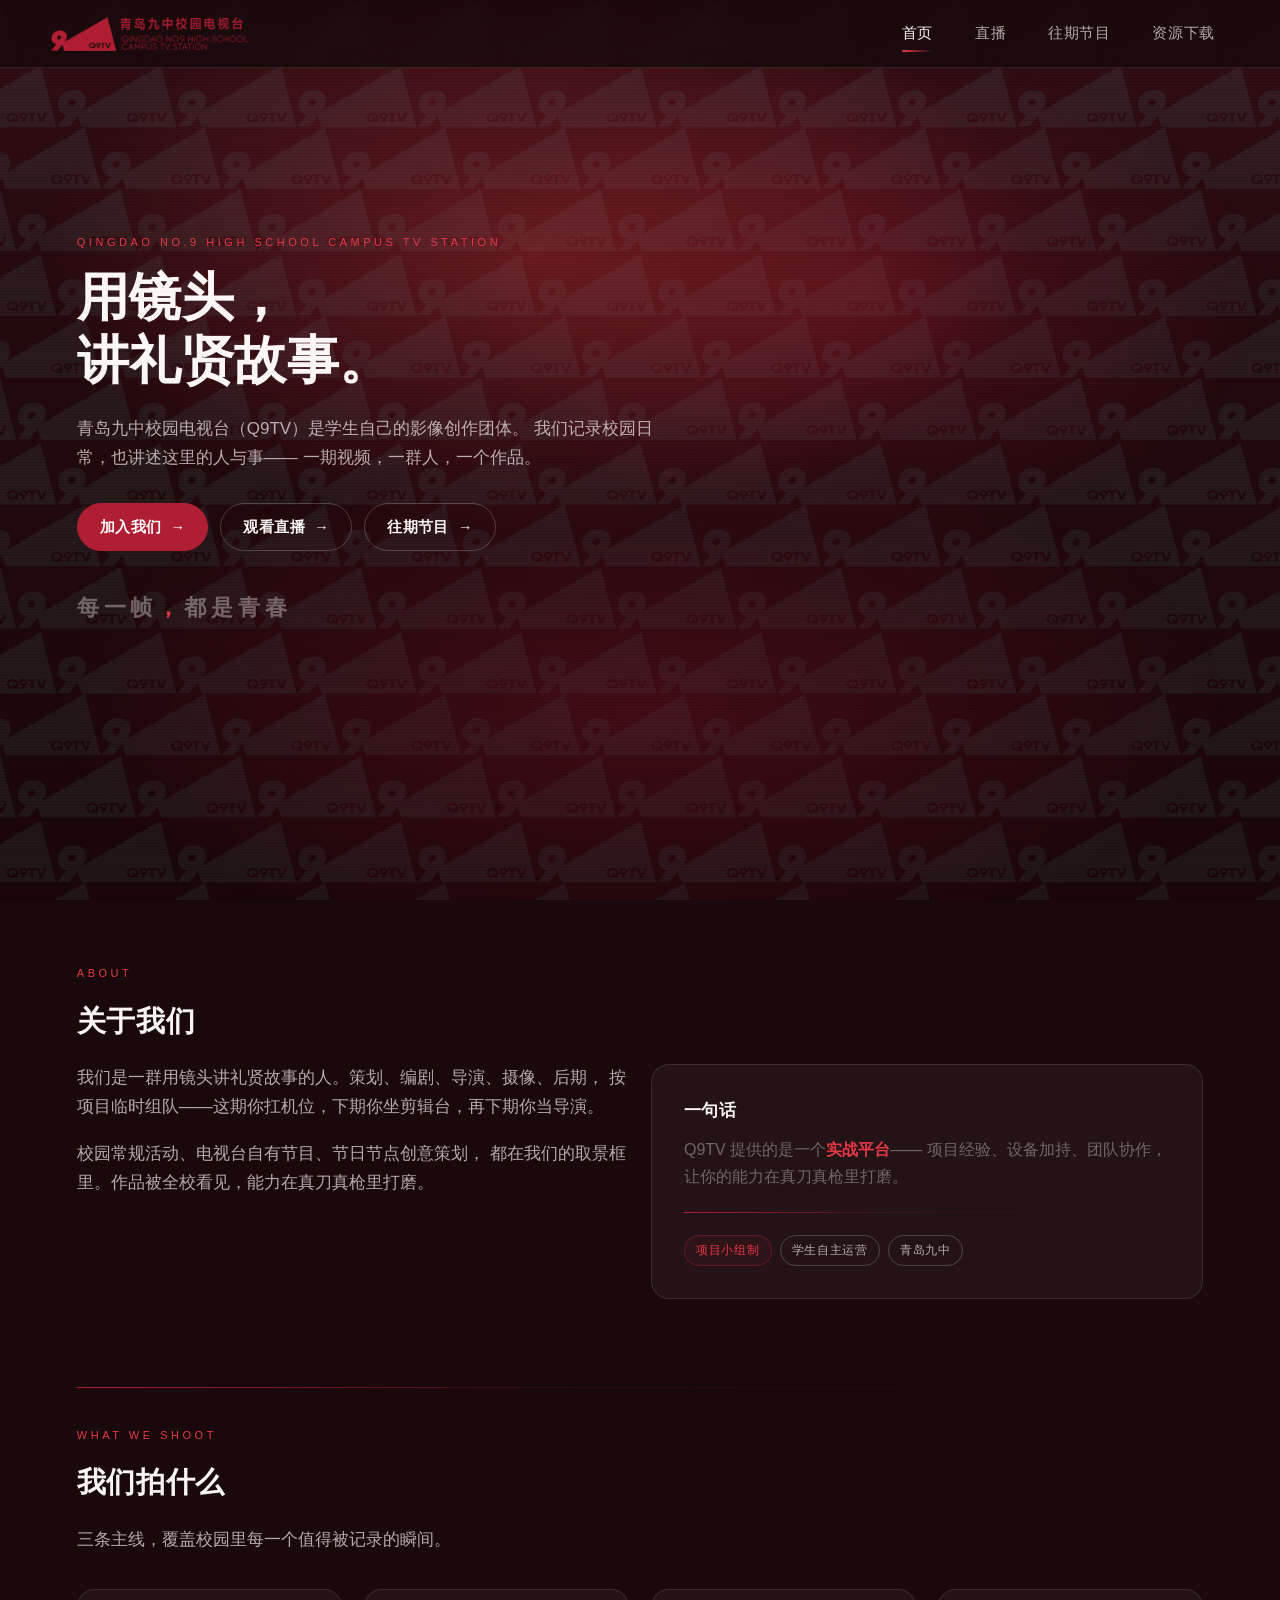
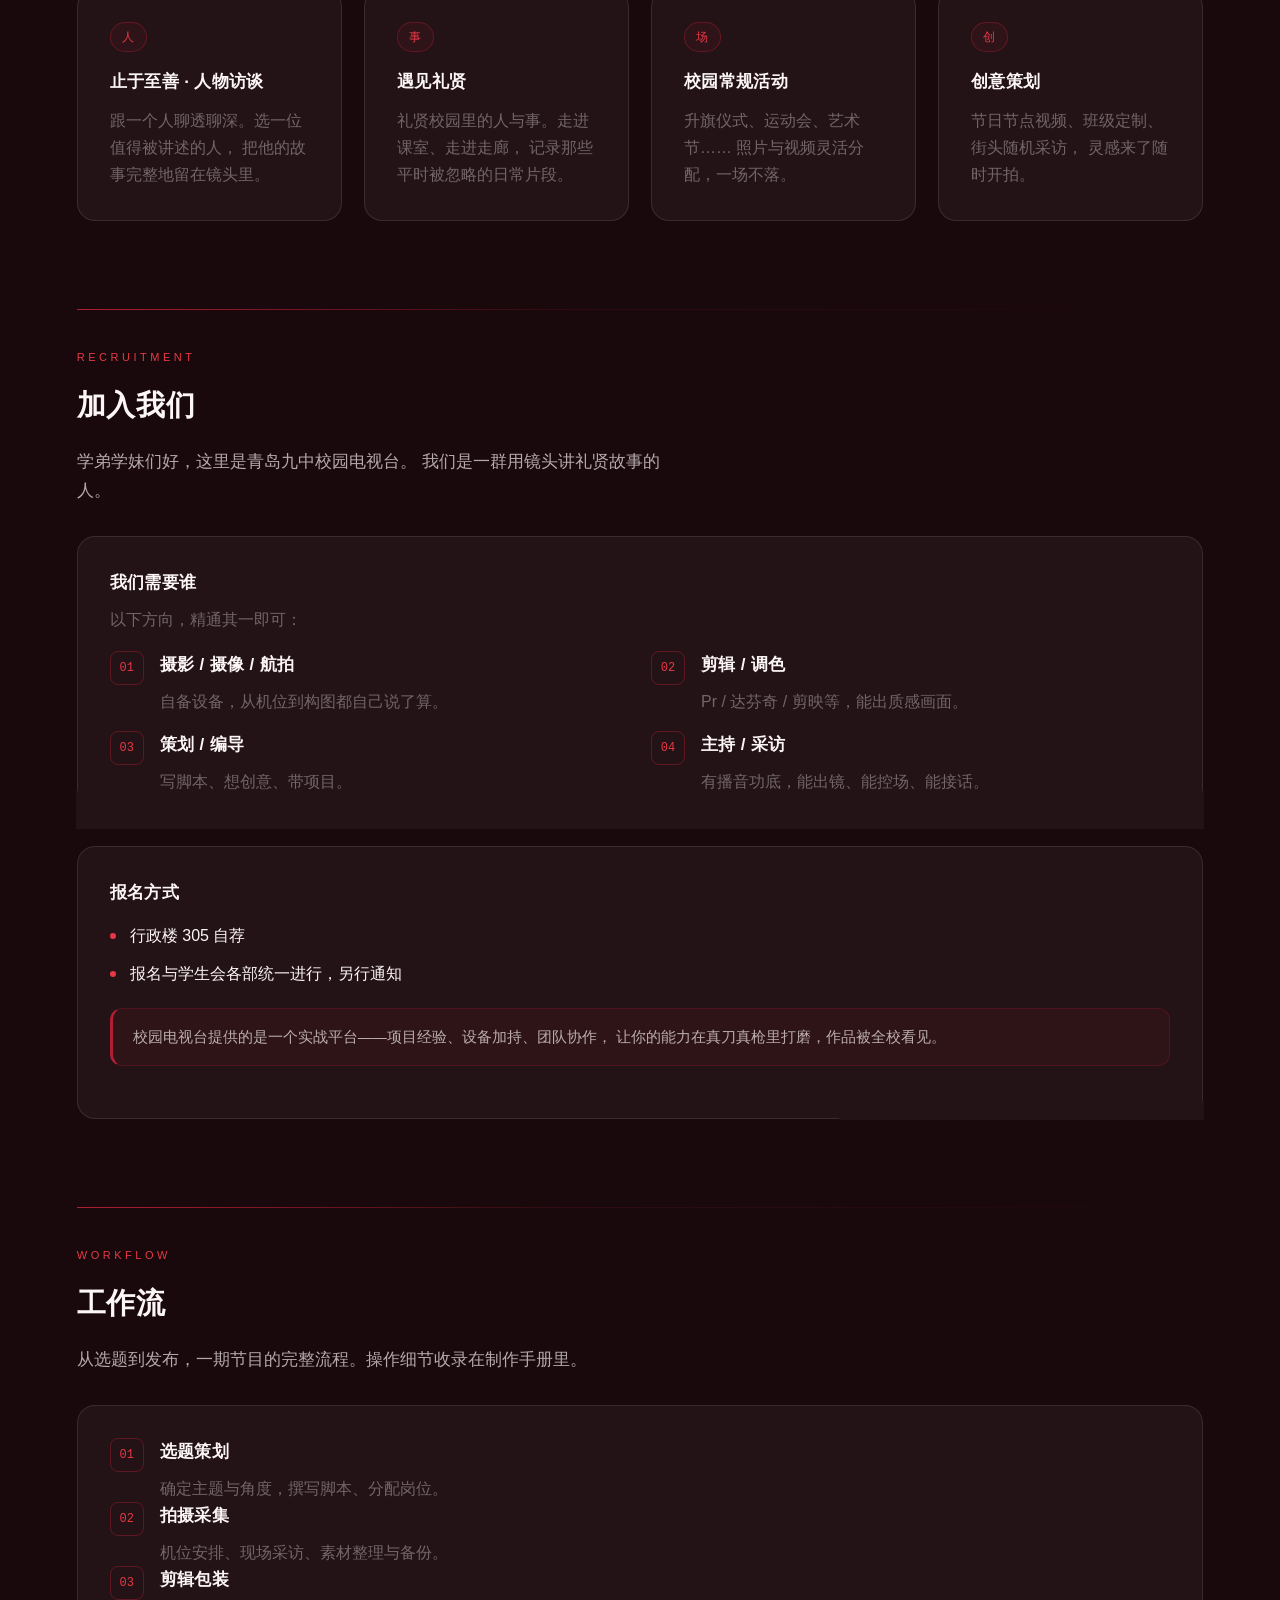
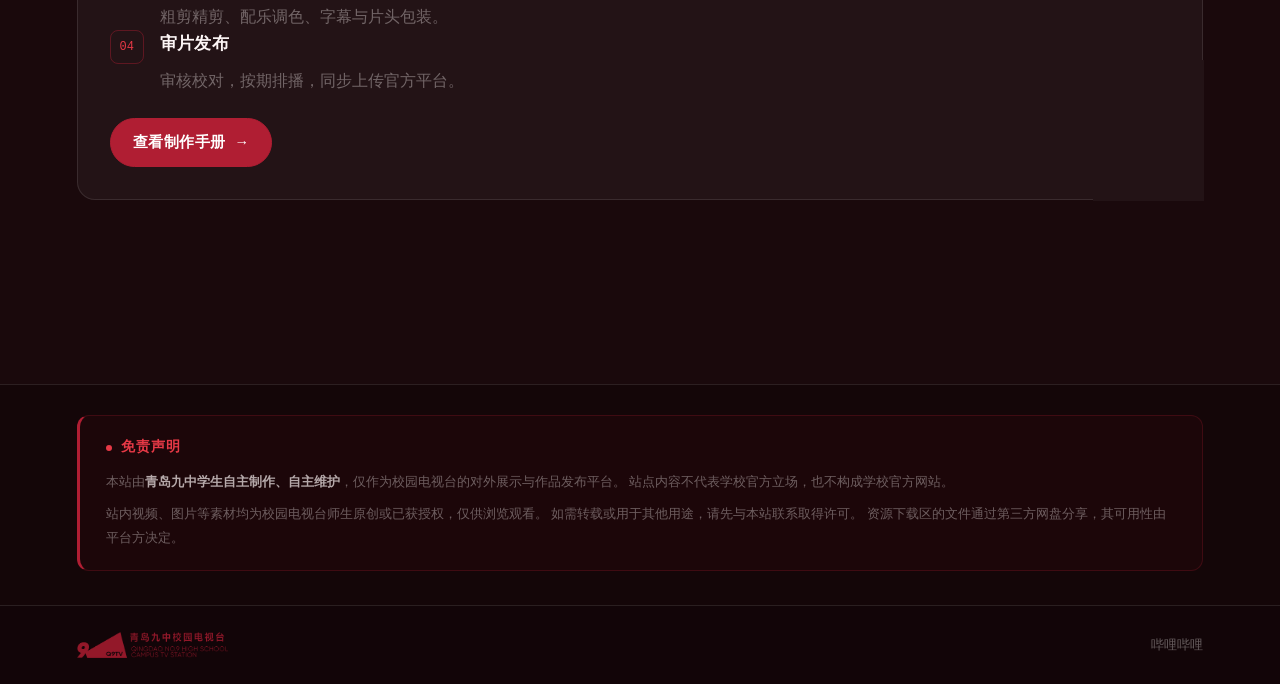
<file: index.html>
<!DOCTYPE html>
<html lang="zh-CN">
<head>
<meta charset="UTF-8">
<meta name="viewport" content="width=device-width, initial-scale=1.0">
<title>青岛九中校园电视台</title>
<meta name="description" content="青岛九中校园电视台（Q9TV）官方网站 — 每一帧，都是青春。">
<link rel="icon" type="image/png" href="image/favicon.png">
<link rel="stylesheet" href="q9tv.css">
<link rel="stylesheet" href="disclaimer.css">
</head>
<body>

<div class="bg-layer bg-base"></div>
<div class="bg-layer bg-sweep"></div>
<div class="bg-layer bg-scan"></div>

<nav>
  <a class="nav-brand" href="index.html">
    <img loading="lazy" class="nav-logo" src="image/logo-h-red.png" alt="青岛九中校园电视台">
  </a>
  <div class="nav-links">
    <a class="nav-item active" href="index.html">首页</a>
    <a class="nav-item" href="live.html">直播</a>
    <a class="nav-item" href="videos.html">往期节目</a>
    <a class="nav-item" href="downloads.html">资源下载</a>
  </div>
</nav>

<main>

  <!-- ============ HERO ============ -->
  <section class="hero">
    <div class="eyebrow">Qingdao No.9 High School Campus TV Station</div>
    <h1>用镜头，<br>讲礼贤故事。</h1>
    <p class="lead">
      青岛九中校园电视台（Q9TV）是学生自己的影像创作团体。
      我们记录校园日常，也讲述这里的人与事——
      一期视频，一群人，一个作品。
    </p>
    <div class="hero-actions">
      <a class="btn-brand" href="#join">加入我们 <span class="arrow">→</span></a>
      <a class="btn-ghost" href="live.html">观看直播 <span class="arrow">→</span></a>
      <a class="btn-ghost" href="videos.html">往期节目 <span class="arrow">→</span></a>
    </div>
    <div class="hero-slogan">每一帧<span>，</span>都是青春</div>
  </section>

  <div class="page-content">

    <!-- ============ 关于 ============ -->
    <section class="section section-fade" id="about">
      <div class="eyebrow">About</div>
      <h2>关于我们</h2>
      <div class="grid grid-2">
        <div>
          <p class="lead" style="margin-bottom:18px;">
            我们是一群用镜头讲礼贤故事的人。策划、编剧、导演、摄像、后期，
            按项目临时组队——这期你扛机位，下期你坐剪辑台，再下期你当导演。
          </p>
          <p class="lead">
            校园常规活动、电视台自有节目、节日节点创意策划，
            都在我们的取景框里。作品被全校看见，能力在真刀真枪里打磨。
          </p>
        </div>
        <div class="glass-card">
          <h3>一句话</h3>
          <p class="muted" style="margin-top:10px;">
            Q9TV 提供的是一个<span class="inline-hl">实战平台</span>——
            项目经验、设备加持、团队协作，
            让你的能力在真刀真枪里打磨。
          </p>
          <div class="page-divider" style="margin:22px 0;"></div>
          <div class="tag-row">
            <span class="tag">项目小组制</span>
            <span class="tag tag-plain">学生自主运营</span>
            <span class="tag tag-plain">青岛九中</span>
          </div>
        </div>
      </div>
    </section>

    <div class="page-divider"></div>

    <!-- ============ 我们拍什么 ============ -->
    <section class="section section-fade" id="shows">
      <div class="eyebrow">What We Shoot</div>
      <h2>我们拍什么</h2>
      <p class="lead" style="margin-bottom:34px;">
        三条主线，覆盖校园里每一个值得被记录的瞬间。
      </p>
      <div class="grid grid-auto">

        <div class="glass-card">
          <span class="tag" style="margin-bottom:16px; display:inline-block;">人</span>
          <h3>止于至善 · 人物访谈</h3>
          <p class="muted" style="margin-top:10px;">
            跟一个人聊透聊深。选一位值得被讲述的人，
            把他的故事完整地留在镜头里。
          </p>
        </div>

        <div class="glass-card">
          <span class="tag" style="margin-bottom:16px; display:inline-block;">事</span>
          <h3>遇见礼贤</h3>
          <p class="muted" style="margin-top:10px;">
            礼贤校园里的人与事。走进课室、走进走廊，
            记录那些平时被忽略的日常片段。
          </p>
        </div>

        <div class="glass-card">
          <span class="tag" style="margin-bottom:16px; display:inline-block;">场</span>
          <h3>校园常规活动</h3>
          <p class="muted" style="margin-top:10px;">
            升旗仪式、运动会、艺术节……
            照片与视频灵活分配，一场不落。
          </p>
        </div>

        <div class="glass-card">
          <span class="tag" style="margin-bottom:16px; display:inline-block;">创</span>
          <h3>创意策划</h3>
          <p class="muted" style="margin-top:10px;">
            节日节点视频、班级定制、街头随机采访，
            灵感来了随时开拍。
          </p>
        </div>

      </div>
    </section>

    <div class="page-divider"></div>

        <!-- ============ 招新 ============ -->
    <section class="section section-fade" id="join">
      <div class="eyebrow">Recruitment</div>
      <h2>加入我们</h2>
      <p class="lead" style="margin-bottom:30px;">
        学弟学妹们好，这里是青岛九中校园电视台。
        我们是一群用镜头讲礼贤故事的人。
      </p>

      <div class="glass-card" style="margin-bottom:18px;">
        <h3>我们需要谁</h3>
        <p class="muted" style="margin:8px 0 18px;">以下方向，精通其一即可：</p>
        <div class="grid grid-2" style="gap:16px 22px;">
          <div class="feature">
            <div class="feature-num">01</div>
            <div>
              <h3>摄影 / 摄像 / 航拍</h3>
              <p class="muted">自备设备，从机位到构图都自己说了算。</p>
            </div>
          </div>
          <div class="feature">
            <div class="feature-num">02</div>
            <div>
              <h3>剪辑 / 调色</h3>
              <p class="muted">Pr / 达芬奇 / 剪映等，能出质感画面。</p>
            </div>
          </div>
          <div class="feature">
            <div class="feature-num">03</div>
            <div>
              <h3>策划 / 编导</h3>
              <p class="muted">写脚本、想创意、带项目。</p>
            </div>
          </div>
          <div class="feature">
            <div class="feature-num">04</div>
            <div>
              <h3>主持 / 采访</h3>
              <p class="muted">有播音功底，能出镜、能控场、能接话。</p>
            </div>
          </div>
        </div>
      </div>

      <div class="glass-card">
        <h3>报名方式</h3>
        <ul class="dot-list" style="margin-top:14px;">
          <li>行政楼 305 自荐</li>
          <li>报名与学生会各部统一进行，另行通知</li>
        </ul>
        <div class="doc-callout" style="margin-top:20px;">
          校园电视台提供的是一个实战平台——项目经验、设备加持、团队协作，
          让你的能力在真刀真枪里打磨，作品被全校看见。
        </div>
      </div>
    </section>

    <div class="page-divider"></div>

    <!-- ============ 工作流 ============ -->
    <section class="section section-fade" id="workflow">
      <div class="eyebrow">Workflow</div>
      <h2>工作流</h2>
      <p class="lead" style="margin-bottom:30px;">
        从选题到发布，一期节目的完整流程。操作细节收录在制作手册里。
      </p>

      <div class="glass-card">
        <div class="feature-list">
          <div class="feature">
            <div class="feature-num">01</div>
            <div>
              <h3>选题策划</h3>
              <p class="muted">确定主题与角度，撰写脚本、分配岗位。</p>
            </div>
          </div>
          <div class="feature">
            <div class="feature-num">02</div>
            <div>
              <h3>拍摄采集</h3>
              <p class="muted">机位安排、现场采访、素材整理与备份。</p>
            </div>
          </div>
          <div class="feature">
            <div class="feature-num">03</div>
            <div>
              <h3>剪辑包装</h3>
              <p class="muted">粗剪精剪、配乐调色、字幕与片头包装。</p>
            </div>
          </div>
          <div class="feature">
            <div class="feature-num">04</div>
            <div>
              <h3>审片发布</h3>
              <p class="muted">审核校对，按期排播，同步上传官方平台。</p>
            </div>
          </div>
        </div>

        <a class="btn-brand" href="docs.html" style="margin-top:24px;">
          查看制作手册 <span class="arrow">→</span>
        </a>
      </div>
    </section>

  </div>
</main>

<section class="disclaimer">
  <div class="disclaimer-inner">
    <div class="disclaimer-title">免责声明</div>
    <p>
      本站由<strong>青岛九中学生自主制作、自主维护</strong>，仅作为校园电视台的对外展示与作品发布平台。
      站点内容不代表学校官方立场，也不构成学校官方网站。
    </p>
    <p>
      站内视频、图片等素材均为校园电视台师生原创或已获授权，仅供浏览观看。
      如需转载或用于其他用途，请先与本站联系取得许可。
      资源下载区的文件通过第三方网盘分享，其可用性由平台方决定。
    </p>
  </div>
</section>

<footer>
  <div class="footer-brand">
    <img loading="lazy" class="footer-logo" src="image/logo-h-red.png" alt="青岛九中校园电视台">
  </div>
  <div>
    <a href="https://space.bilibili.com/522963024" target="_blank" rel="noopener">哔哩哔哩</a>
  </div>
</footer>

<script>
/* ---------- 滚动入场 ---------- */
const io = new IntersectionObserver((entries) => {
  entries.forEach((e, i) => {
    if (e.isIntersecting) {
      e.target.style.animationDelay = (i * 0.06) + 's';
      e.target.classList.add('in');
      io.unobserve(e.target);
    }
  });
}, { threshold: 0.12 });
document.querySelectorAll('.section-fade').forEach(el => io.observe(el));
</script>

</body>
</html>
</file>
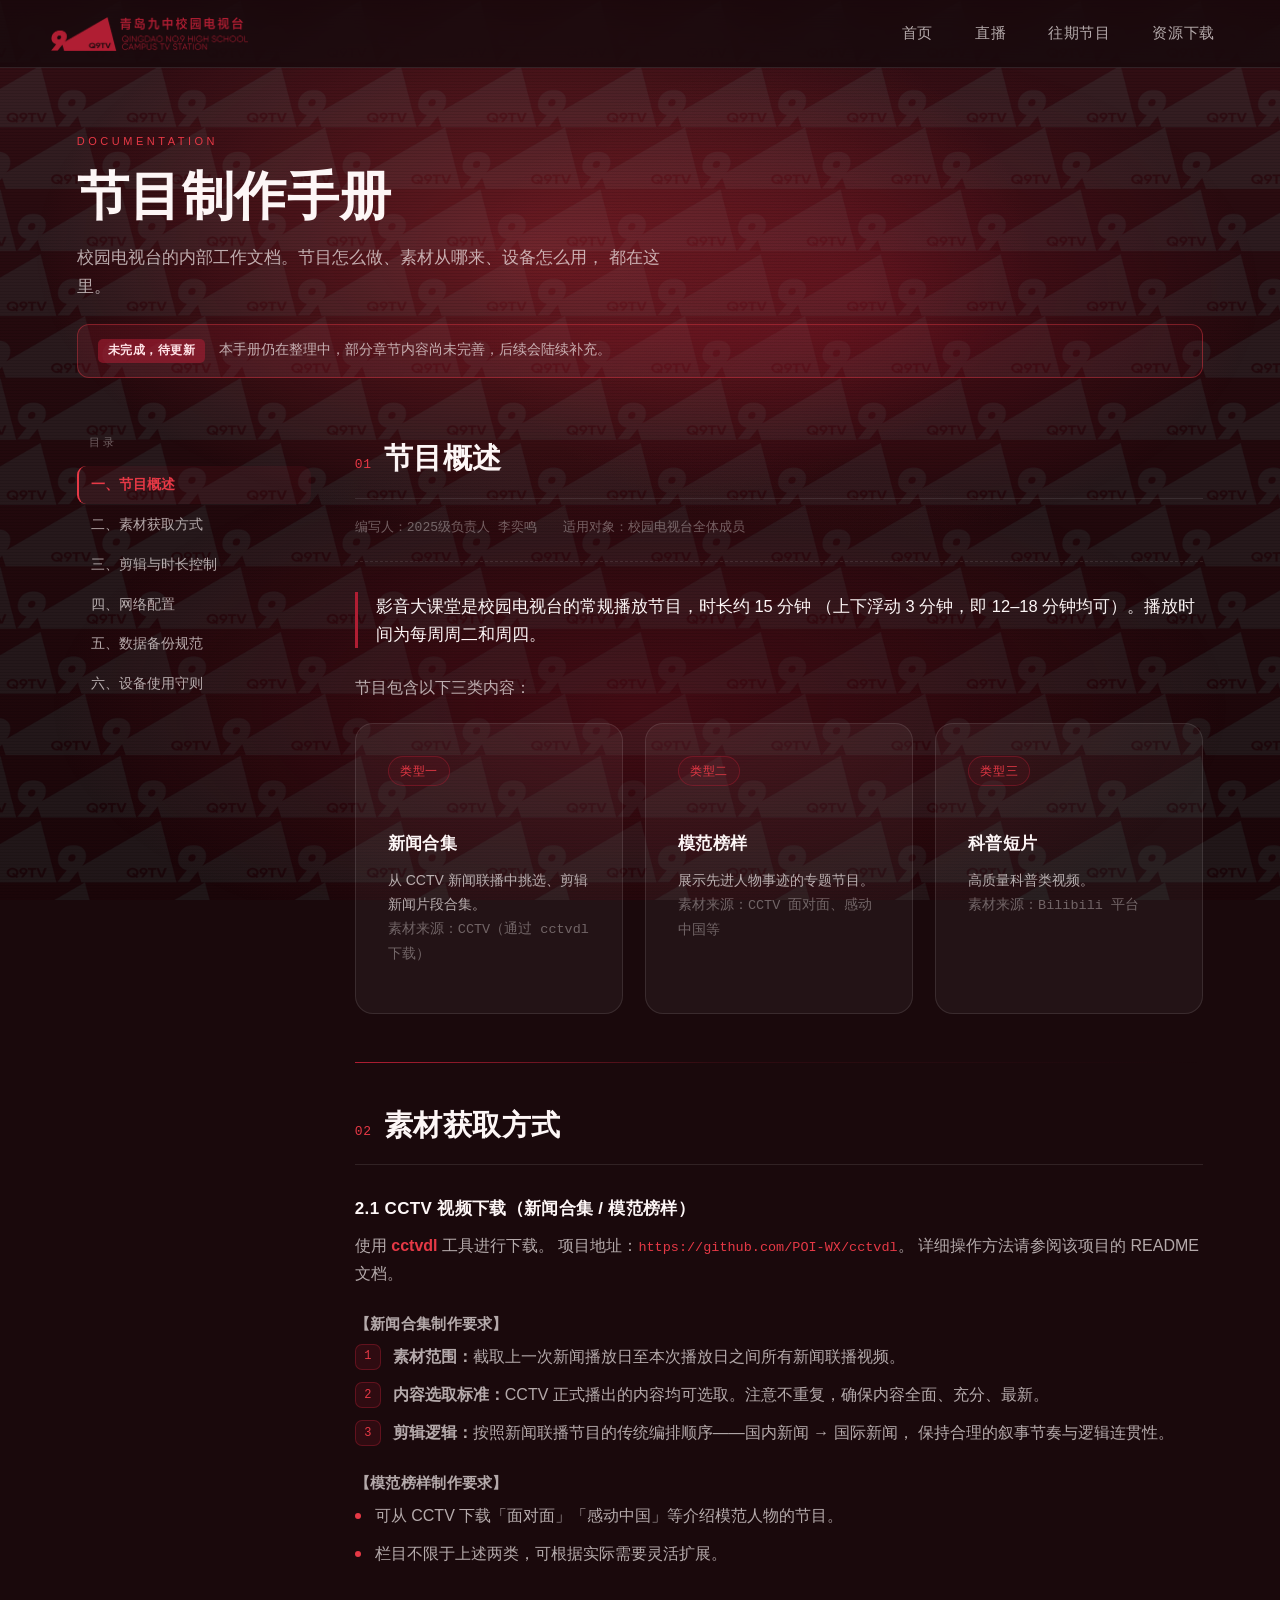
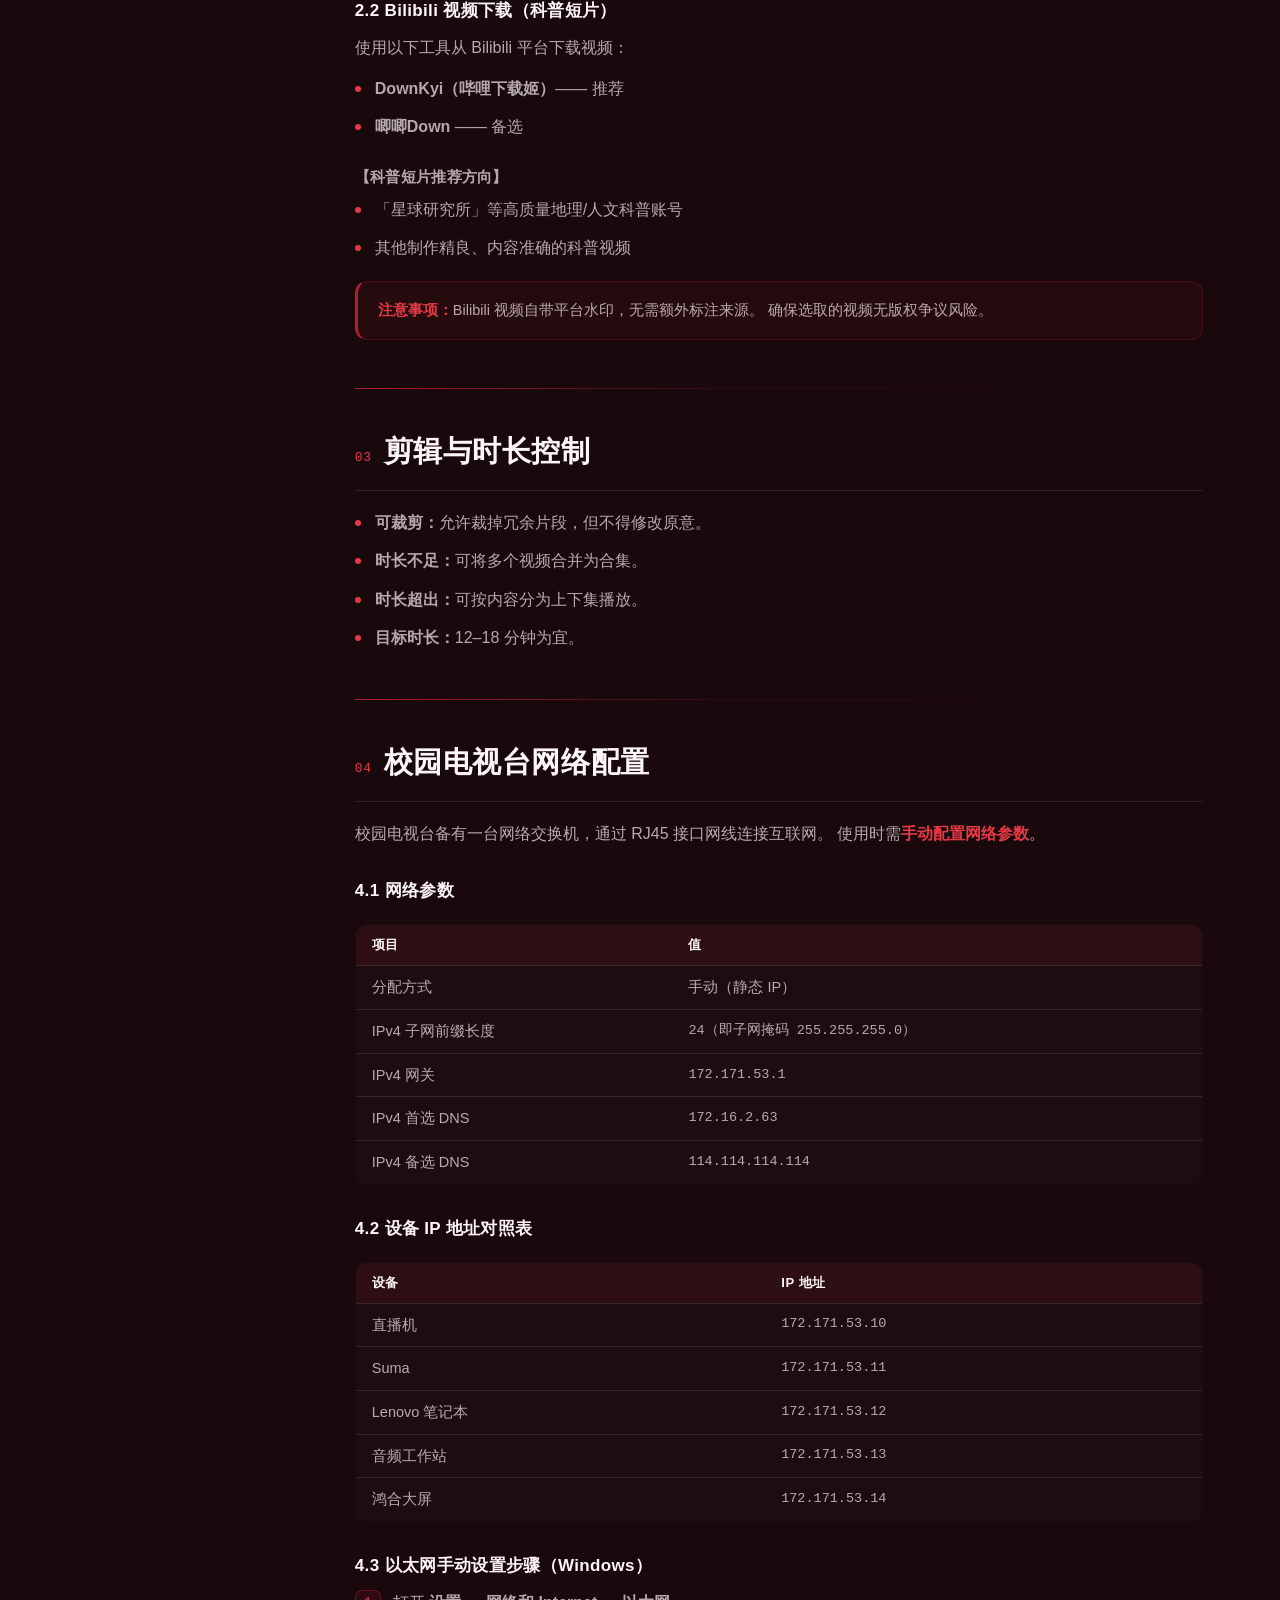
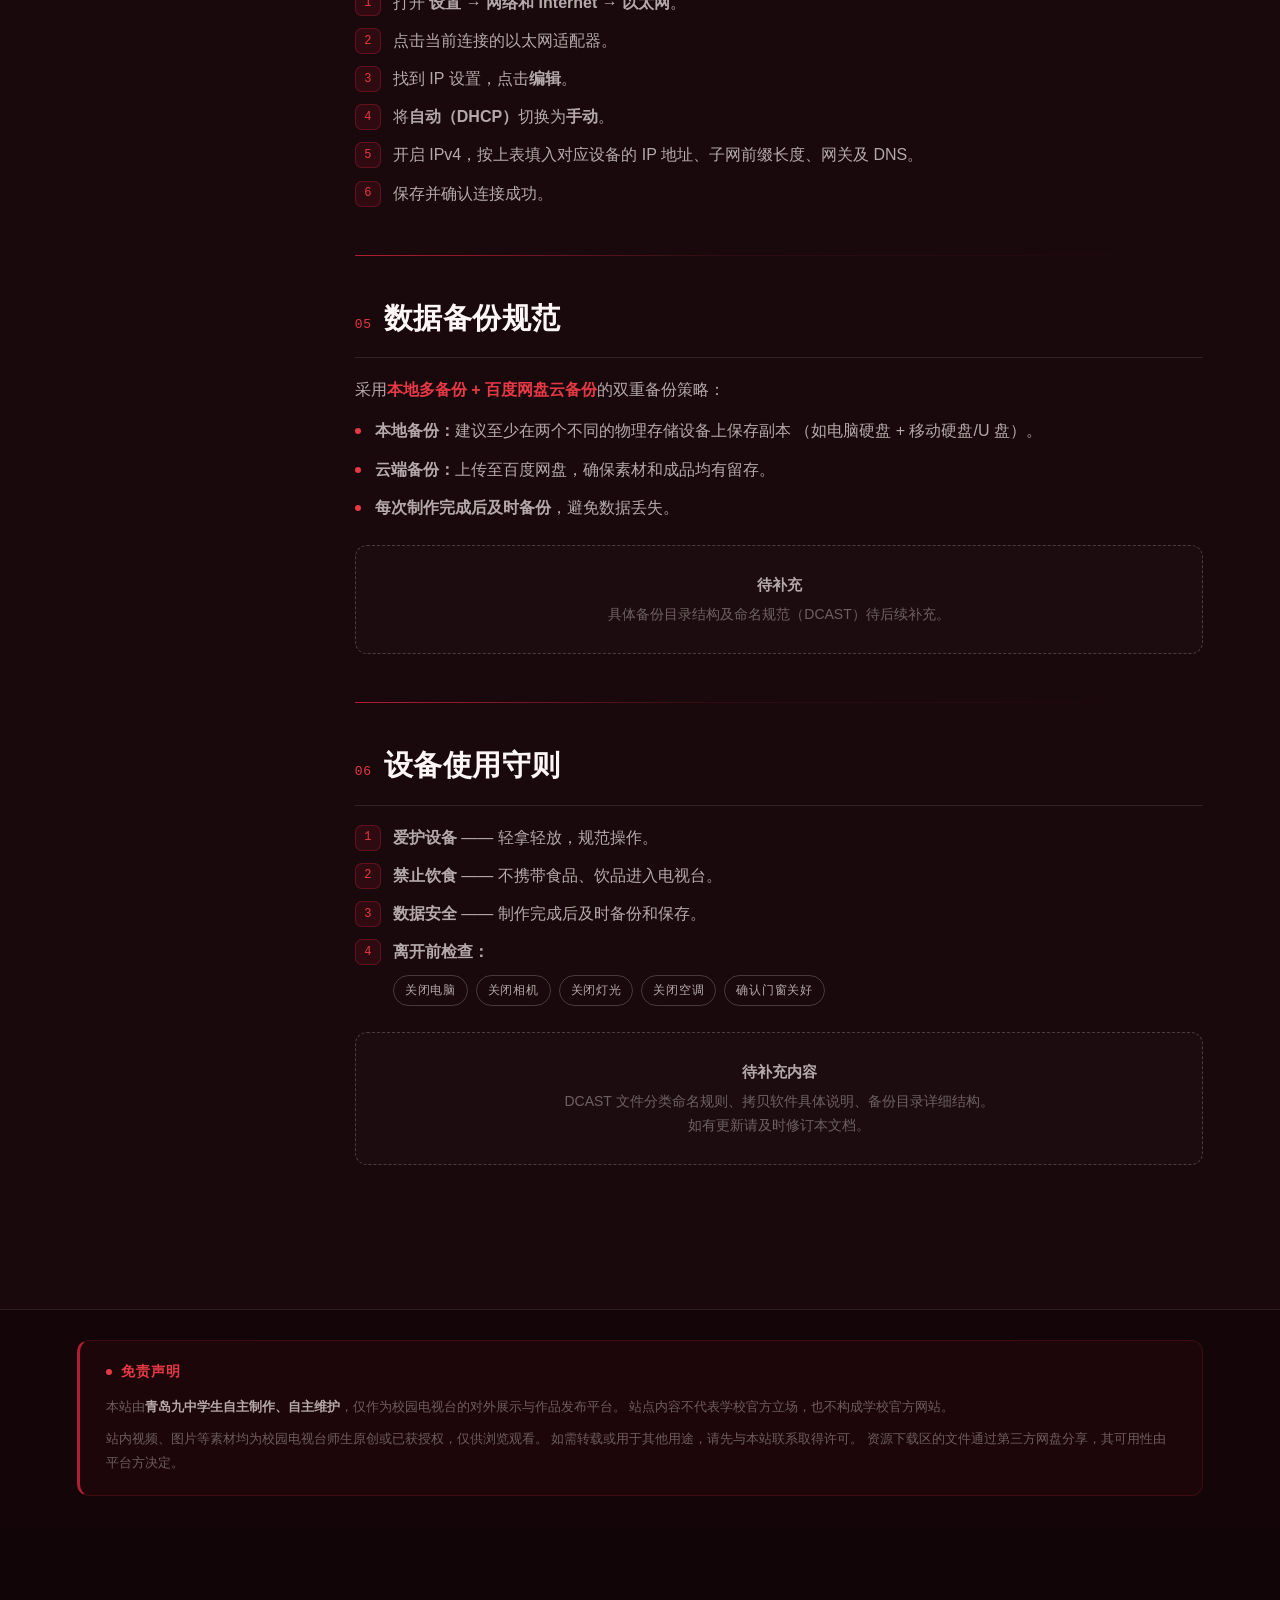
<file: docs.html>
<!DOCTYPE html>
<html lang="zh-CN">
<head>
<meta charset="UTF-8">
<meta name="viewport" content="width=device-width, initial-scale=1.0">
<title>节目制作手册 · 青岛九中校园电视台</title>
<meta name="description" content="青岛九中校园电视台节目制作操作手册、素材获取、网络配置与设备使用规范。">
<link rel="icon" type="image/png" href="image/favicon.png">
<link rel="stylesheet" href="q9tv.css">
<link rel="stylesheet" href="disclaimer.css">
</head>
<body>

<div class="bg-layer bg-base"></div>
<div class="bg-layer bg-sweep"></div>
<div class="bg-layer bg-scan"></div>

<nav>
  <a class="nav-brand" href="index.html">
    <img loading="lazy" class="nav-logo" src="image/logo-h-red.png" alt="青岛九中校园电视台">
  </a>
  <div class="nav-links">
    <a class="nav-item" href="index.html">首页</a>
    <a class="nav-item" href="live.html">直播</a>
    <a class="nav-item" href="videos.html">往期节目</a>
    <a class="nav-item" href="downloads.html">资源下载</a>
  </div>
</nav>

<main>
<div class="page-content">

  <div class="page-head">
    <div class="eyebrow">Documentation</div>
    <h1>节目制作手册</h1>
    <p class="lead">
      校园电视台的内部工作文档。节目怎么做、素材从哪来、设备怎么用，
      都在这里。
    </p>
    <div class="doc-wip">
      <strong>未完成，待更新</strong>
      本手册仍在整理中，部分章节内容尚未完善，后续会陆续补充。
    </div>
  </div>

  <div class="docs-layout">

    <!-- ============ 侧边栏 ============ -->
    <aside class="docs-sidebar">
      <div class="docs-side-title">目录</div>
      <div class="docs-nav" id="docs-nav">
        <a href="#sec-1" class="active">一、节目概述</a>
        <a href="#sec-2">二、素材获取方式</a>
        <a href="#sec-3">三、剪辑与时长控制</a>
        <a href="#sec-4">四、网络配置</a>
        <a href="#sec-5">五、数据备份规范</a>
        <a href="#sec-6">六、设备使用守则</a>
      </div>
    </aside>

    <!-- ============ 正文 ============ -->
    <div class="docs-body">

      <!-- ---------- 一 ---------- -->
      <section class="doc-section" id="sec-1">
        <h2><span class="doc-num">01</span>节目概述</h2>

        <div class="doc-meta">
          <span>编写人：2025级负责人 李奕鸣</span>
          <span>适用对象：校园电视台全体成员</span>
        </div>

        <p class="doc-lead">
          影音大课堂是校园电视台的常规播放节目，时长约 15 分钟
          （上下浮动 3 分钟，即 12–18 分钟均可）。播放时间为每周周二和周四。
        </p>

        <p>节目包含以下三类内容：</p>

        <div class="grid grid-3" style="margin-top:22px;">
          <div class="glass-card">
            <span class="tag" style="display:inline-block; margin-bottom:14px;">类型一</span>
            <h3>新闻合集</h3>
            <p class="muted" style="margin-top:10px; font-size:14px;">
              从 CCTV 新闻联播中挑选、剪辑新闻片段合集。<br>
              <span class="mono" style="color:var(--paper-faint);">素材来源：CCTV（通过 cctvdl 下载）</span>
            </p>
          </div>
          <div class="glass-card">
            <span class="tag" style="display:inline-block; margin-bottom:14px;">类型二</span>
            <h3>模范榜样</h3>
            <p class="muted" style="margin-top:10px; font-size:14px;">
              展示先进人物事迹的专题节目。<br>
              <span class="mono" style="color:var(--paper-faint);">素材来源：CCTV 面对面、感动中国等</span>
            </p>
          </div>
          <div class="glass-card">
            <span class="tag" style="display:inline-block; margin-bottom:14px;">类型三</span>
            <h3>科普短片</h3>
            <p class="muted" style="margin-top:10px; font-size:14px;">
              高质量科普类视频。<br>
              <span class="mono" style="color:var(--paper-faint);">素材来源：Bilibili 平台</span>
            </p>
          </div>
        </div>
      </section>

      <div class="page-divider"></div>

      <!-- ---------- 二 ---------- -->
      <section class="doc-section" id="sec-2">
        <h2><span class="doc-num">02</span>素材获取方式</h2>

        <h3>2.1 CCTV 视频下载（新闻合集 / 模范榜样）</h3>
        <p>
          使用 <span class="inline-hl">cctvdl</span> 工具进行下载。
          项目地址：<a class="mono" href="https://github.com/POI-WX/cctvdl" target="_blank" rel="noopener" style="color:var(--brand-bright); word-break:break-all;">https://github.com/POI-WX/cctvdl</a>。
          详细操作方法请参阅该项目的 README 文档。
        </p>

        <h4>【新闻合集制作要求】</h4>
        <ol class="doc-steps">
          <li>
            <strong>素材范围：</strong>截取上一次新闻播放日至本次播放日之间所有新闻联播视频。
          </li>
          <li>
            <strong>内容选取标准：</strong>CCTV 正式播出的内容均可选取。注意不重复，确保内容全面、充分、最新。
          </li>
          <li>
            <strong>剪辑逻辑：</strong>按照新闻联播节目的传统编排顺序——国内新闻 → 国际新闻，
            保持合理的叙事节奏与逻辑连贯性。
          </li>
        </ol>

        <h4>【模范榜样制作要求】</h4>
        <ul class="dot-list">
          <li>可从 CCTV 下载「面对面」「感动中国」等介绍模范人物的节目。</li>
          <li>栏目不限于上述两类，可根据实际需要灵活扩展。</li>
        </ul>

        <h3>2.2 Bilibili 视频下载（科普短片）</h3>
        <p>使用以下工具从 Bilibili 平台下载视频：</p>
        <ul class="dot-list">
          <li><strong>DownKyi（哔哩下载姬）</strong>—— 推荐</li>
          <li><strong>唧唧Down</strong> —— 备选</li>
        </ul>

        <h4>【科普短片推荐方向】</h4>
        <ul class="dot-list">
          <li>「星球研究所」等高质量地理/人文科普账号</li>
          <li>其他制作精良、内容准确的科普视频</li>
        </ul>

        <div class="doc-callout">
          <strong>注意事项：</strong>Bilibili 视频自带平台水印，无需额外标注来源。
          确保选取的视频无版权争议风险。
        </div>
      </section>

      <div class="page-divider"></div>

      <!-- ---------- 三 ---------- -->
      <section class="doc-section" id="sec-3">
        <h2><span class="doc-num">03</span>剪辑与时长控制</h2>
        <ul class="dot-list">
          <li><strong>可裁剪：</strong>允许裁掉冗余片段，但不得修改原意。</li>
          <li><strong>时长不足：</strong>可将多个视频合并为合集。</li>
          <li><strong>时长超出：</strong>可按内容分为上下集播放。</li>
          <li><strong>目标时长：</strong>12–18 分钟为宜。</li>
        </ul>
      </section>

      <div class="page-divider"></div>

      <!-- ---------- 四 ---------- -->
      <section class="doc-section" id="sec-4">
        <h2><span class="doc-num">04</span>校园电视台网络配置</h2>

        <p>
          校园电视台备有一台网络交换机，通过 RJ45 接口网线连接互联网。
          使用时需<span class="inline-hl">手动配置网络参数</span>。
        </p>

        <h3>4.1 网络参数</h3>
        <table class="doc-table">
          <thead>
            <tr><th>项目</th><th>值</th></tr>
          </thead>
          <tbody>
            <tr><td>分配方式</td><td>手动（静态 IP）</td></tr>
            <tr><td>IPv4 子网前缀长度</td><td class="mono">24（即子网掩码 255.255.255.0）</td></tr>
            <tr><td>IPv4 网关</td><td class="mono">172.171.53.1</td></tr>
            <tr><td>IPv4 首选 DNS</td><td class="mono">172.16.2.63</td></tr>
            <tr><td>IPv4 备选 DNS</td><td class="mono">114.114.114.114</td></tr>
          </tbody>
        </table>

        <h3>4.2 设备 IP 地址对照表</h3>
        <table class="doc-table">
          <thead>
            <tr><th>设备</th><th>IP 地址</th></tr>
          </thead>
          <tbody>
            <tr><td>直播机</td><td class="mono">172.171.53.10</td></tr>
            <tr><td>Suma</td><td class="mono">172.171.53.11</td></tr>
            <tr><td>Lenovo 笔记本</td><td class="mono">172.171.53.12</td></tr>
            <tr><td>音频工作站</td><td class="mono">172.171.53.13</td></tr>
            <tr><td>鸿合大屏</td><td class="mono">172.171.53.14</td></tr>
          </tbody>
        </table>

        <h3>4.3 以太网手动设置步骤（Windows）</h3>
        <ol class="doc-steps">
          <li>打开 <strong>设置 → 网络和 Internet → 以太网</strong>。</li>
          <li>点击当前连接的以太网适配器。</li>
          <li>找到 IP 设置，点击<strong>编辑</strong>。</li>
          <li>将<strong>自动（DHCP）</strong>切换为<strong>手动</strong>。</li>
          <li>开启 IPv4，按上表填入对应设备的 IP 地址、子网前缀长度、网关及 DNS。</li>
          <li>保存并确认连接成功。</li>
        </ol>
      </section>

      <div class="page-divider"></div>

      <!-- ---------- 五 ---------- -->
      <section class="doc-section" id="sec-5">
        <h2><span class="doc-num">05</span>数据备份规范</h2>

        <p>采用<span class="inline-hl">本地多备份 + 百度网盘云备份</span>的双重备份策略：</p>

        <ul class="dot-list">
          <li>
            <strong>本地备份：</strong>建议至少在两个不同的物理存储设备上保存副本
            （如电脑硬盘 + 移动硬盘/U 盘）。
          </li>
          <li>
            <strong>云端备份：</strong>上传至百度网盘，确保素材和成品均有留存。
          </li>
          <li>
            <strong>每次制作完成后及时备份</strong>，避免数据丢失。
          </li>
        </ul>

        <div class="doc-placeholder" style="margin-top:24px;">
          <strong>待补充</strong>
          具体备份目录结构及命名规范（DCAST）待后续补充。
        </div>
      </section>

      <div class="page-divider"></div>

      <!-- ---------- 六 ---------- -->
      <section class="doc-section" id="sec-6">
        <h2><span class="doc-num">06</span>设备使用守则</h2>

        <ol class="doc-steps">
          <li><strong>爱护设备</strong> —— 轻拿轻放，规范操作。</li>
          <li><strong>禁止饮食</strong> —— 不携带食品、饮品进入电视台。</li>
          <li><strong>数据安全</strong> —— 制作完成后及时备份和保存。</li>
          <li>
            <strong>离开前检查：</strong>
            <div class="tag-row" style="margin-top:10px;">
              <span class="tag tag-plain">关闭电脑</span>
              <span class="tag tag-plain">关闭相机</span>
              <span class="tag tag-plain">关闭灯光</span>
              <span class="tag tag-plain">关闭空调</span>
              <span class="tag tag-plain">确认门窗关好</span>
            </div>
          </li>
        </ol>

        <div class="doc-placeholder" style="margin-top:26px;">
          <strong>待补充内容</strong>
          DCAST 文件分类命名规则、拷贝软件具体说明、备份目录详细结构。<br>
          如有更新请及时修订本文档。
        </div>
      </section>

    </div>
  </div>
</div>
</main>

<section class="disclaimer">
  <div class="disclaimer-inner">
    <div class="disclaimer-title">免责声明</div>
    <p>
      本站由<strong>青岛九中学生自主制作、自主维护</strong>，仅作为校园电视台的对外展示与作品发布平台。
      站点内容不代表学校官方立场，也不构成学校官方网站。
    </p>
    <p>
      站内视频、图片等素材均为校园电视台师生原创或已获授权，仅供浏览观看。
      如需转载或用于其他用途，请先与本站联系取得许可。
      资源下载区的文件通过第三方网盘分享，其可用性由平台方决定。
    </p>
  </div>
</section>

<footer>
  <div class="footer-brand">
    <img loading="lazy" class="footer-logo" src="image/logo-h-red.png" alt="青岛九中校园电视台">
  </div>
  <div>
    <a href="index.html">首页</a>
    &nbsp;·&nbsp;
    <a href="live.html">直播</a>
  </div>
</footer>

<button class="docs-backtop" id="backtop" aria-label="回到顶部">↑</button>

<script>
/* ---------- 侧栏高亮 ---------- */
const navLinks = Array.from(document.querySelectorAll('.docs-nav a'));
const sections = Array.from(document.querySelectorAll('.doc-section'));
const backtop = document.getElementById('backtop');

function onScroll() {
  const y = window.scrollY + 140;
  let current = sections[0];
  sections.forEach(sec => { if (sec.offsetTop <= y) current = sec; });
  navLinks.forEach(a => a.classList.toggle('active', a.getAttribute('href') === '#' + current.id));

  backtop.classList.toggle('show', window.scrollY > 600);
}

window.addEventListener('scroll', onScroll, { passive: true });
onScroll();

backtop.addEventListener('click', () => window.scrollTo({ top: 0, behavior: 'smooth' }));

/* ---------- 平滑跳转（补偿固定导航高度） ---------- */
navLinks.forEach(a => {
  a.addEventListener('click', e => {
    const id = a.getAttribute('href').slice(1);
    const target = document.getElementById(id);
    if (!target) return;
    e.preventDefault();
    const top = target.getBoundingClientRect().top + window.scrollY - 96;
    window.scrollTo({ top, behavior: 'smooth' });
    history.replaceState(null, '', '#' + id);
  });
});
</script>

</body>
</html>
</file>
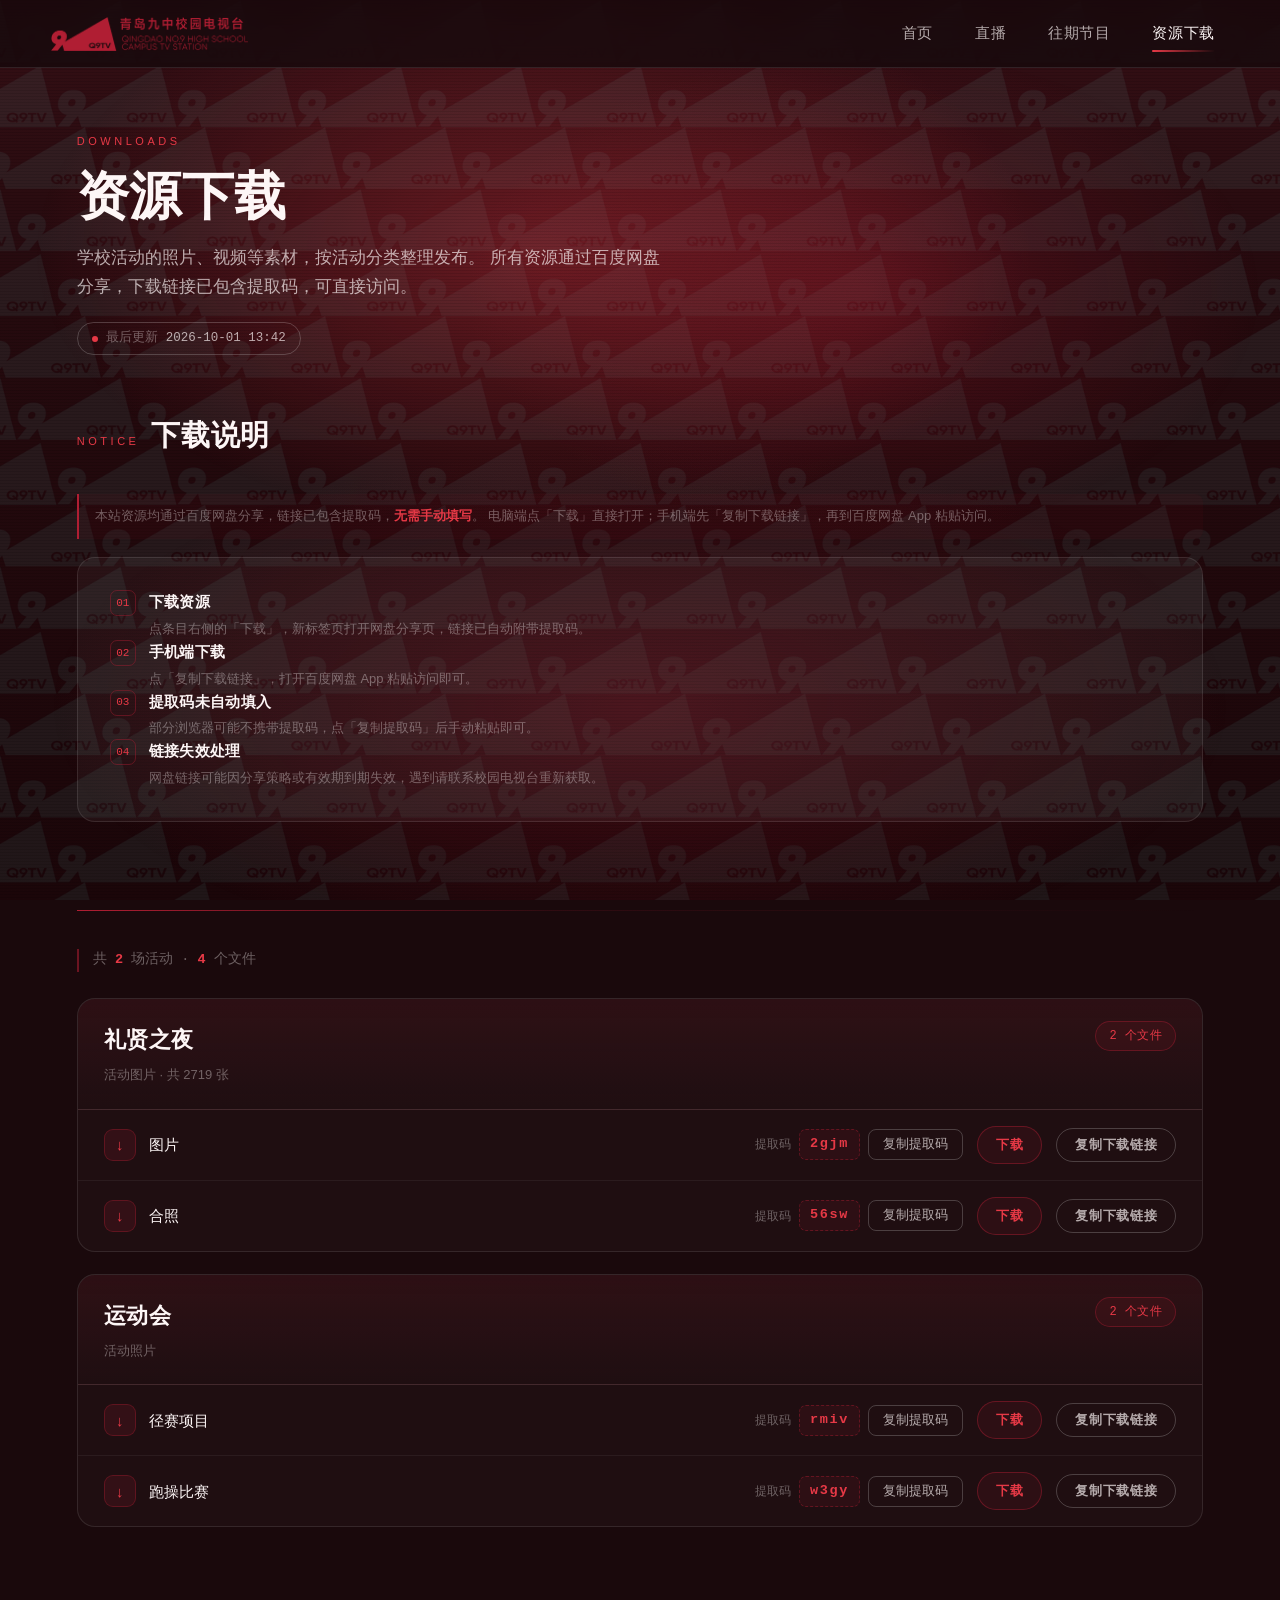
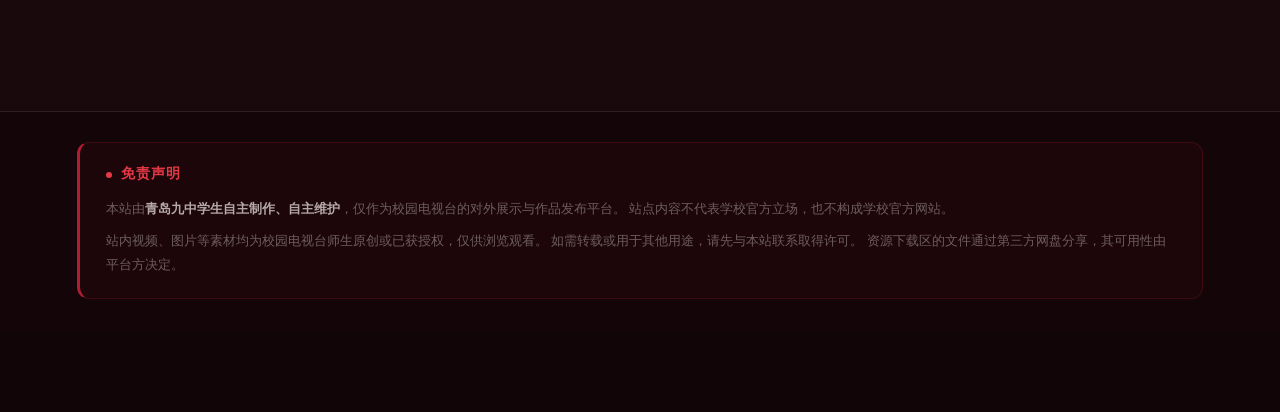
<file: downloads.html>
<!DOCTYPE html>
<html lang="zh-CN">
<head>
<meta charset="UTF-8">
<meta name="viewport" content="width=device-width, initial-scale=1.0">
<title>资源下载 · 青岛九中校园电视台</title>
<meta name="description" content="青岛九中校园电视台活动资源下载 — 运动会、文艺汇演、典礼等活动素材，跳转百度网盘获取。">
<link rel="icon" type="image/png" href="image/favicon.png">
<link rel="stylesheet" href="q9tv.css">
<link rel="stylesheet" href="downloads.css">
<link rel="stylesheet" href="disclaimer.css">
</head>
<body>

<div class="bg-layer bg-base"></div>
<div class="bg-layer bg-sweep"></div>
<div class="bg-layer bg-scan"></div>

<nav>
  <a class="nav-brand" href="index.html">
    <img loading="lazy" class="nav-logo" src="image/logo-h-red.png" alt="青岛九中校园电视台">
  </a>
  <div class="nav-links">
    <a class="nav-item" href="index.html">首页</a>
    <a class="nav-item" href="live.html">直播</a>
    <a class="nav-item" href="videos.html">往期节目</a>
    <a class="nav-item active" href="downloads.html">资源下载</a>
  </div>
</nav>

<main>
<div class="page-content">

  <div class="page-head">
    <div class="eyebrow">Downloads</div>
    <h1>资源下载</h1>
    <p class="lead" style="margin-top:16px;">
      学校活动的照片、视频等素材，按活动分类整理发布。
      所有资源通过百度网盘分享，下载链接已包含提取码，可直接访问。
    </p>
    <div class="dl-updated-page" id="dl-updated-page" style="display:none;">最后更新 <span id="dl-updated-val"></span></div>
  </div>

  <section class="section section-fade dl-help" id="dl-help">
    <div class="dl-help-head">
      <div class="eyebrow">Notice</div>
      <h2>下载说明</h2>
    </div>
    <div class="dl-notice">
      <p>
        本站资源均通过百度网盘分享，链接已包含提取码，<strong>无需手动填写</strong>。
        电脑端点「下载」直接打开；手机端先「复制下载链接」，再到百度网盘 App 粘贴访问。
      </p>
    </div>
    <div class="glass-card">
      <div class="feature-list">
        <div class="feature">
          <div class="feature-num">01</div>
          <div>
            <h3>下载资源</h3>
            <p class="muted">
              点条目右侧的「下载」，新标签页打开网盘分享页，链接已自动附带提取码。
            </p>
          </div>
        </div>
        <div class="feature">
          <div class="feature-num">02</div>
          <div>
            <h3>手机端下载</h3>
            <p class="muted">
              点「复制下载链接」，打开百度网盘 App 粘贴访问即可。
            </p>
          </div>
        </div>
        <div class="feature">
          <div class="feature-num">03</div>
          <div>
            <h3>提取码未自动填入</h3>
            <p class="muted">
              部分浏览器可能不携带提取码，点「复制提取码」后手动粘贴即可。
            </p>
          </div>
        </div>
        <div class="feature">
          <div class="feature-num">04</div>
          <div>
            <h3>链接失效处理</h3>
            <p class="muted">
              网盘链接可能因分享策略或有效期到期失效，遇到请联系校园电视台重新获取。
            </p>
          </div>
        </div>
      </div>
    </div>
  </section>

  <div class="page-divider"></div>

  <section class="section section-fade" id="downloads">
    <div class="dl-summary" id="dl-summary">加载中…</div>
    <div class="dl-list" id="dl-list"></div>
    <div class="dl-empty" id="dl-empty" style="display:none;">
      <strong>暂无下载资源</strong>
      活动素材整理上传后会陆续在此发布。
    </div>
  </section>

</div>
</main>

<section class="disclaimer">
  <div class="disclaimer-inner">
    <div class="disclaimer-title">免责声明</div>
    <p>
      本站由<strong>青岛九中学生自主制作、自主维护</strong>，仅作为校园电视台的对外展示与作品发布平台。
      站点内容不代表学校官方立场，也不构成学校官方网站。
    </p>
    <p>
      站内视频、图片等素材均为校园电视台师生原创或已获授权，仅供浏览观看。
      如需转载或用于其他用途，请先与本站联系取得许可。
      资源下载区的文件通过第三方网盘分享，其可用性由平台方决定。
    </p>
  </div>
</section>

<footer>
  <div class="footer-brand">
    <img loading="lazy" class="footer-logo" src="image/logo-h-red.png" alt="青岛九中校园电视台">
  </div>
  <div>
    <a href="https://space.bilibili.com/522963024" target="_blank" rel="noopener">哔哩哔哩</a>
  </div>
</footer>

<script>
/* ---------- 滚动入场 ---------- */
const io = new IntersectionObserver((entries) => {
  entries.forEach((e, i) => {
    if (e.isIntersecting) {
      e.target.style.animationDelay = (i * 0.06) + 's';
      e.target.classList.add('in');
      io.unobserve(e.target);
    }
  });
}, { threshold: 0.12 });
document.querySelectorAll('.section-fade').forEach(el => io.observe(el));

/* ---------- 资源下载渲染 ---------- */
(function () {
  const listEl = document.getElementById('dl-list');
  const sumEl = document.getElementById('dl-summary');
  const emptyEl = document.getElementById('dl-empty');

  function esc(s) {
    return String(s == null ? '' : s)
      .replace(/&/g, '&amp;').replace(/</g, '&lt;').replace(/>/g, '&gt;')
      .replace(/"/g, '&quot;').replace(/'/g, '&#39;');
  }

  function render(data) {
    const acts = Array.isArray(data) ? data : (data && data.activities) || [];
    const updated = (data && data.updated) || null;

    if (!Array.isArray(acts) || acts.length === 0) {
      emptyEl.style.display = '';
      sumEl.textContent = '';
      return;
    }

    const totalItems = acts.reduce((n, a) => n + ((a.items && a.items.length) || 0), 0);
    sumEl.innerHTML = '共 <strong>' + acts.length + '</strong> 场活动 · <strong>' + totalItems + '</strong> 个文件';

    const pageUpd = document.getElementById('dl-updated-page');
    const pageUpdVal = document.getElementById('dl-updated-val');
    if (updated) {
      pageUpdVal.textContent = updated;
      pageUpd.style.display = '';
    } else {
      pageUpd.style.display = 'none';
    }

    let html = '';
    acts.forEach((act, ai) => {
      const items = act.items || [];
      html += '<article class="dl-group" style="animation-delay:' + (ai * 0.06) + 's">';
      html += '  <header class="dl-group-head">';
      html += '    <div>';
      html += '      <h2 class="dl-group-title">' + esc(act.activity) + '</h2>';
      if (act.date || act.note) {
        html += '      <div class="dl-group-meta">';
        if (act.date) html += '<span>' + esc(act.date) + '</span>';
        if (act.date && act.note) html += '<span class="dl-sep">·</span>';
        if (act.note) html += '<span>' + esc(act.note) + '</span>';
        html += '      </div>';
      }
      html += '    </div>';
      html += '    <span class="dl-count">' + items.length + ' 个文件</span>';
      html += '  </header>';
      html += '  <div class="dl-items">';

      items.forEach((it) => {
        const url = esc(it.url);
        html += '    <div class="dl-item">';
        html += '      <div class="dl-item-info">';
        html += '        <span class="dl-item-icon">↓</span>';
        html += '        <span class="dl-item-text">';
        html += '          <span class="dl-item-name">' + esc(it.name) + '</span>';
        if (it.size) html += '          <span class="dl-item-size">' + esc(it.size) + '</span>';
        html += '        </span>';
        html += '      </div>';
        html += '      <div class="dl-item-actions">';
        if (it.code) {
          html += '        <div class="dl-code">';
          html += '          <span class="dl-code-label">提取码</span>';
          html += '          <span class="dl-code-val">' + esc(it.code) + '</span>';
          html += '          <button class="dl-copy" type="button" data-code="' + esc(it.code) + '">复制提取码</button>';
          html += '        </div>';
        } else {
          html += '        <div class="dl-code dl-code-none">无需提取码</div>';
        }
        html += '        <a class="dl-go" href="' + url + '" target="_blank" rel="noopener" data-code="' + esc(it.code || '') + '">';
        html += '          下载';
        html += '        </a>';
        html += '        <button class="dl-link" type="button" data-url="' + url + '" data-code="' + esc(it.code || '') + '">';
        html += '          复制下载链接';
        html += '        </button>';
        html += '      </div>';
        html += '    </div>';
      });

      html += '  </div>';
      html += '</article>';
    });

    listEl.innerHTML = html;

    listEl.querySelectorAll('.dl-copy').forEach((btn) => {
      btn.addEventListener('click', () => {
        const code = btn.dataset.code || '';
        copyCode(code, () => {
          const old = btn.textContent;
          btn.textContent = '已复制 ✓';
          btn.classList.add('is-done');
          showToast('提取码 ' + code + ' 已复制');
          setTimeout(() => { btn.textContent = old; btn.classList.remove('is-done'); }, 1800);
        });
      });
    });

    /* 下载按钮：先自动复制提取码，再跳转网盘 */
    listEl.querySelectorAll('.dl-go').forEach((btn) => {
      btn.addEventListener('click', () => {
        const code = btn.dataset.code || '';
        if (code) {
          copyCode(code, () => showToast('提取码 ' + code + ' 已复制，去网盘粘贴即可'));
        }
      });
    });

    /* 复制下载链接：整条链接 + 提取码文案一起复制 */
    listEl.querySelectorAll('.dl-link').forEach((btn) => {
      btn.addEventListener('click', () => {
        const url = btn.dataset.url || '';
        const code = btn.dataset.code || '';
        const text = code ? (url + ' 提取码: ' + code) : url;
        copyCode(text, () => {
          const old = btn.textContent;
          btn.textContent = '已复制 ✓';
          btn.classList.add('is-done');
          showToast('下载链接已复制');
          setTimeout(() => { btn.textContent = old; btn.classList.remove('is-done'); }, 1800);
        });
      });
    });
  }

  /* ---------- 复制（优先 Clipboard API，失败回退 execCommand） ---------- */
  function copyCode(text, done) {
    if (navigator.clipboard && navigator.clipboard.writeText) {
      navigator.clipboard.writeText(text)
        .then(() => done && done())
        .catch(() => fallback(text, done));
    } else {
      fallback(text, done);
    }
  }

  /* ---------- 轻提示 ---------- */
  let toastTimer = null;
  function showToast(msg) {
    let el = document.getElementById('dl-toast');
    if (!el) {
      el = document.createElement('div');
      el.id = 'dl-toast';
      el.className = 'dl-toast';
      document.body.appendChild(el);
    }
    el.textContent = msg;
    el.classList.add('show');
    clearTimeout(toastTimer);
    toastTimer = setTimeout(() => el.classList.remove('show'), 2600);
  }

  function fallback(text, done) {
    const ta = document.createElement('textarea');
    ta.value = text;
    ta.style.position = 'fixed';
    ta.style.opacity = '0';
    document.body.appendChild(ta);
    ta.select();
    try { document.execCommand('copy'); done(); } catch (e) { /* ignore */ }
    document.body.removeChild(ta);
  }

  fetch('data/downloads.json', { cache: 'no-cache' })
    .then((r) => {
      if (!r.ok) throw new Error('HTTP ' + r.status);
      return r.json();
    })
    .then(render)
    .catch(() => {
      sumEl.textContent = '';
      emptyEl.style.display = '';
      emptyEl.querySelector('strong').textContent = '资源列表加载失败';
    });
})();
</script>

</body>
</html>
</file>
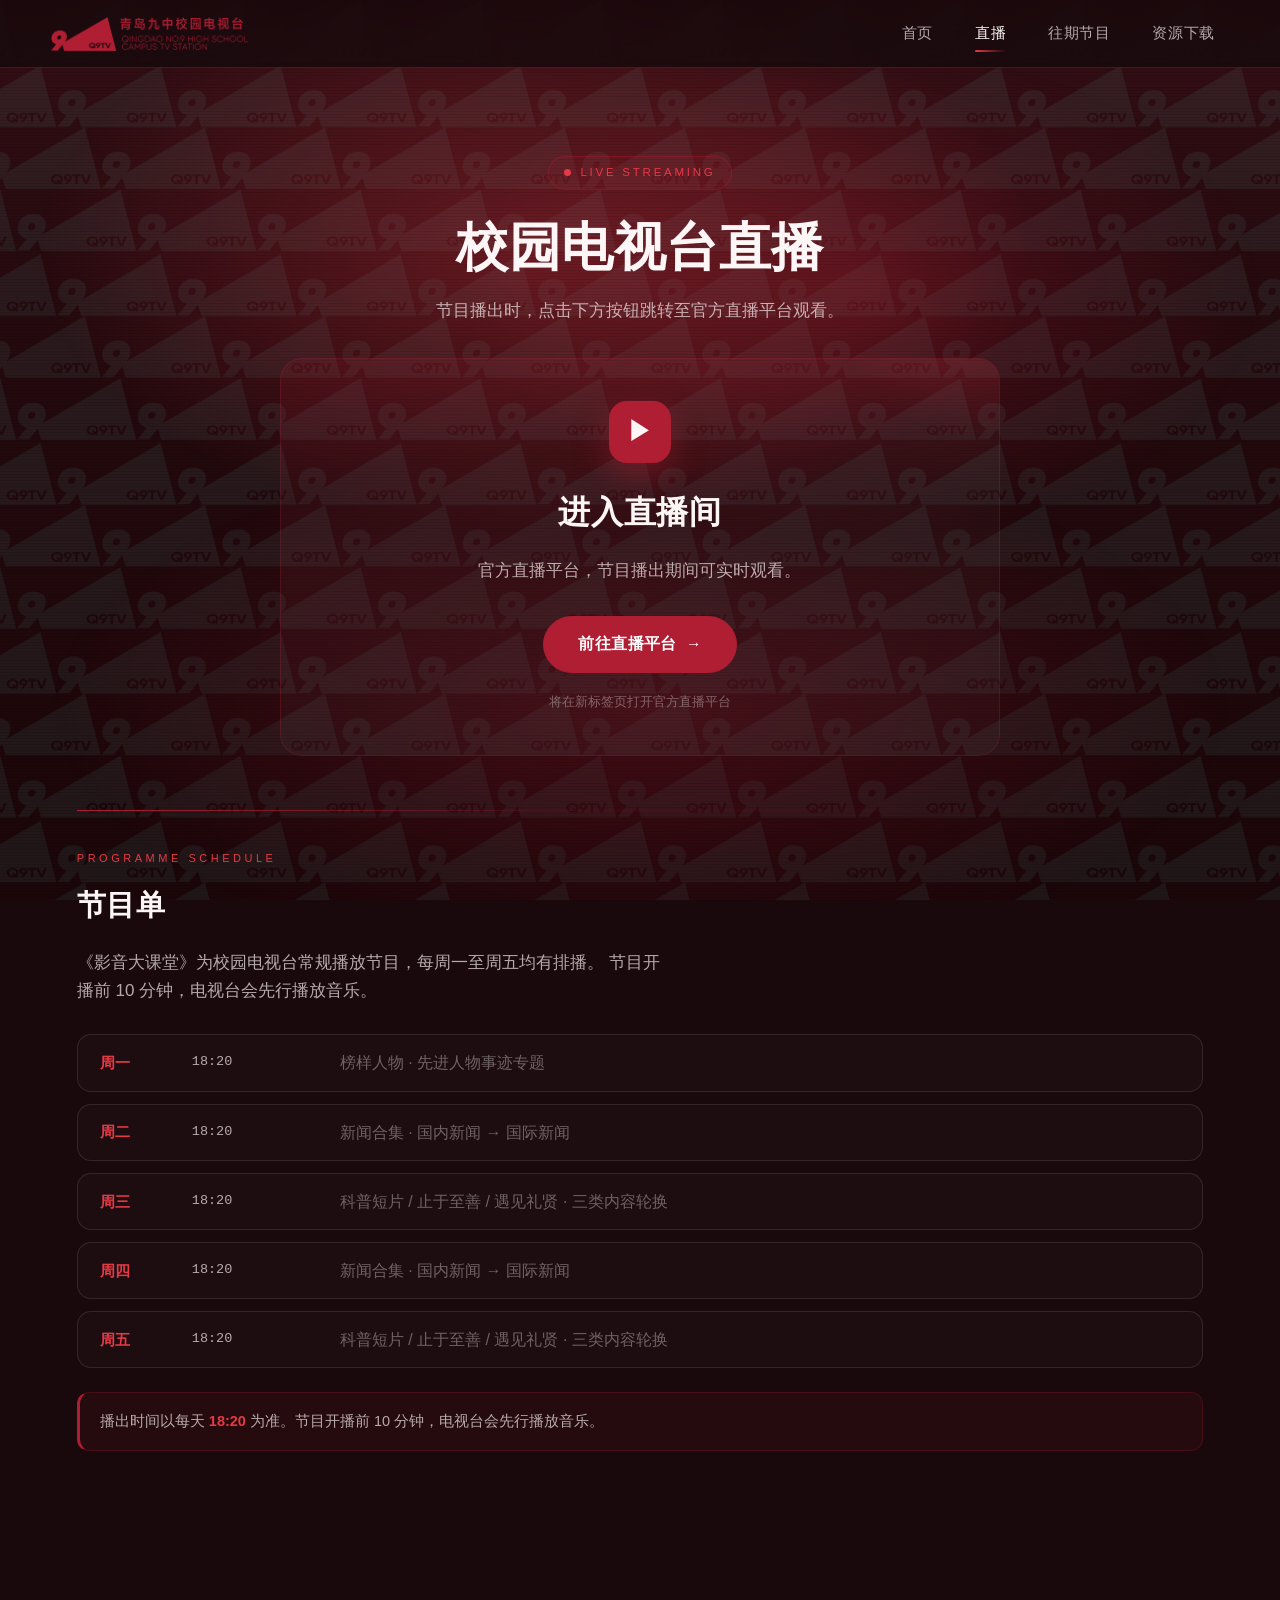
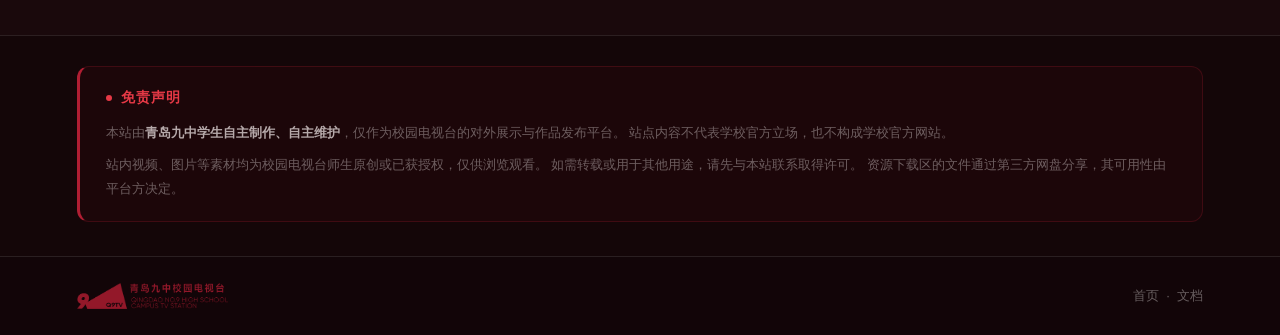
<file: live.html>
<!DOCTYPE html>
<html lang="zh-CN">
<head>
<meta charset="UTF-8">
<meta name="viewport" content="width=device-width, initial-scale=1.0">
<title>直播 · 青岛九中校园电视台</title>
<meta name="description" content="青岛九中校园电视台直播入口 — 点击跳转官方直播平台观看节目。">
<link rel="icon" type="image/png" href="image/favicon.png">
<link rel="stylesheet" href="q9tv.css">
<link rel="stylesheet" href="disclaimer.css">
</head>
<body>

<div class="bg-layer bg-base"></div>
<div class="bg-layer bg-sweep"></div>
<div class="bg-layer bg-scan"></div>

<nav>
  <a class="nav-brand" href="index.html">
    <img loading="lazy" class="nav-logo" src="image/logo-h-red.png" alt="青岛九中校园电视台">
  </a>
  <div class="nav-links">
    <a class="nav-item" href="index.html">首页</a>
    <a class="nav-item active" href="live.html">直播</a>
    <a class="nav-item" href="videos.html">往期节目</a>
    <a class="nav-item" href="downloads.html">资源下载</a>
  </div>
</nav>

<main>
<div class="page-content">

  <!-- ============ 直播主卡 ============ -->
  <section class="live-hero">
    <div class="live-pulse">
      <span class="live-dot"></span>
      Live Streaming
    </div>
    <h1>校园电视台直播</h1>
    <p class="lead" style="margin:18px auto 0;">
      节目播出时，点击下方按钮跳转至官方直播平台观看。
    </p>

    <div class="live-main-card">
      <div class="live-main-icon">▶</div>
      <h2>进入直播间</h2>
      <p class="lead">
        官方直播平台，节目播出期间可实时观看。
      </p>
      <!-- 直播链接已填入 -->
      <a class="btn-brand" href="http://ke.wxiang.com/liveSharing?1794969302088593410_2097261180710494210_2=" id="live-link" target="_blank" rel="noopener">
        前往直播平台 <span class="arrow">→</span>
      </a>
      <div class="live-note" id="live-note">
        将在新标签页打开直播页面
      </div>
    </div>
  </section>

  <div class="page-divider"></div>

  <!-- ============ 节目单 ============ -->
  <section class="section section-fade" id="schedule">
    <div class="eyebrow">Programme Schedule</div>
    <h2>节目单</h2>
    <p class="lead" style="margin-bottom:28px;">
      《影音大课堂》为校园电视台常规播放节目，每周一至周五均有排播。
      节目开播前 10 分钟，电视台会先行播放音乐。
    </p>

    <div class="grid" style="gap:12px;">
      <div class="schedule-row">
        <span class="schedule-day">周一</span>
        <span class="schedule-time">18:20</span>
        <span class="muted">榜样人物 · 先进人物事迹专题</span>
      </div>
      <div class="schedule-row">
        <span class="schedule-day">周二</span>
        <span class="schedule-time">18:20</span>
        <span class="muted">新闻合集 · 国内新闻 → 国际新闻</span>
      </div>
      <div class="schedule-row">
        <span class="schedule-day">周三</span>
        <span class="schedule-time">18:20</span>
        <span class="muted">科普短片 / 止于至善 / 遇见礼贤 · 三类内容轮换</span>
      </div>
      <div class="schedule-row">
        <span class="schedule-day">周四</span>
        <span class="schedule-time">18:20</span>
        <span class="muted">新闻合集 · 国内新闻 → 国际新闻</span>
      </div>
      <div class="schedule-row">
        <span class="schedule-day">周五</span>
        <span class="schedule-time">18:20</span>
        <span class="muted">科普短片 / 止于至善 / 遇见礼贤 · 三类内容轮换</span>
      </div>
    </div>

    <div class="doc-callout" style="margin-top:24px;">
      播出时间以每天 <strong>18:20</strong> 为准。节目开播前 10 分钟，电视台会先行播放音乐。
    </div>
  </section>

</div>
</main>

<section class="disclaimer">
  <div class="disclaimer-inner">
    <div class="disclaimer-title">免责声明</div>
    <p>
      本站由<strong>青岛九中学生自主制作、自主维护</strong>，仅作为校园电视台的对外展示与作品发布平台。
      站点内容不代表学校官方立场，也不构成学校官方网站。
    </p>
    <p>
      站内视频、图片等素材均为校园电视台师生原创或已获授权，仅供浏览观看。
      如需转载或用于其他用途，请先与本站联系取得许可。
      资源下载区的文件通过第三方网盘分享，其可用性由平台方决定。
    </p>
  </div>
</section>

<footer>
  <div class="footer-brand">
    <img loading="lazy" class="footer-logo" src="image/logo-h-red.png" alt="青岛九中校园电视台">
  </div>
  <div>
    <a href="index.html">首页</a>
    &nbsp;·&nbsp;
    <a href="docs.html">文档</a>
  </div>
</footer>

<script>
/* ---------- 滚动入场 ---------- */
const io = new IntersectionObserver((entries) => {
  entries.forEach((e, i) => {
    if (e.isIntersecting) {
      e.target.style.animationDelay = (i * 0.06) + 's';
      e.target.classList.add('in');
      io.unobserve(e.target);
    }
  });
}, { threshold: 0.12 });
document.querySelectorAll('.section-fade').forEach(el => io.observe(el));

/* ---------- 直播链接 ---------- */
(function () {
  const LIVE_URL = 'http://ke.wxiang.com/liveSharing?1794969302088593410_2097261180710494210_2=';
  const link = document.getElementById('live-link');
  const note = document.getElementById('live-note');
  if (!LIVE_URL) {
    link.style.opacity = '0.45';
    link.style.pointerEvents = 'none';
    link.removeAttribute('target');
    note.textContent = '直播链接待补充';
  } else {
    link.href = LIVE_URL;
    note.textContent = '将在新标签页打开官方直播平台';
  }
})();
</script>

</body>
</html>
</file>
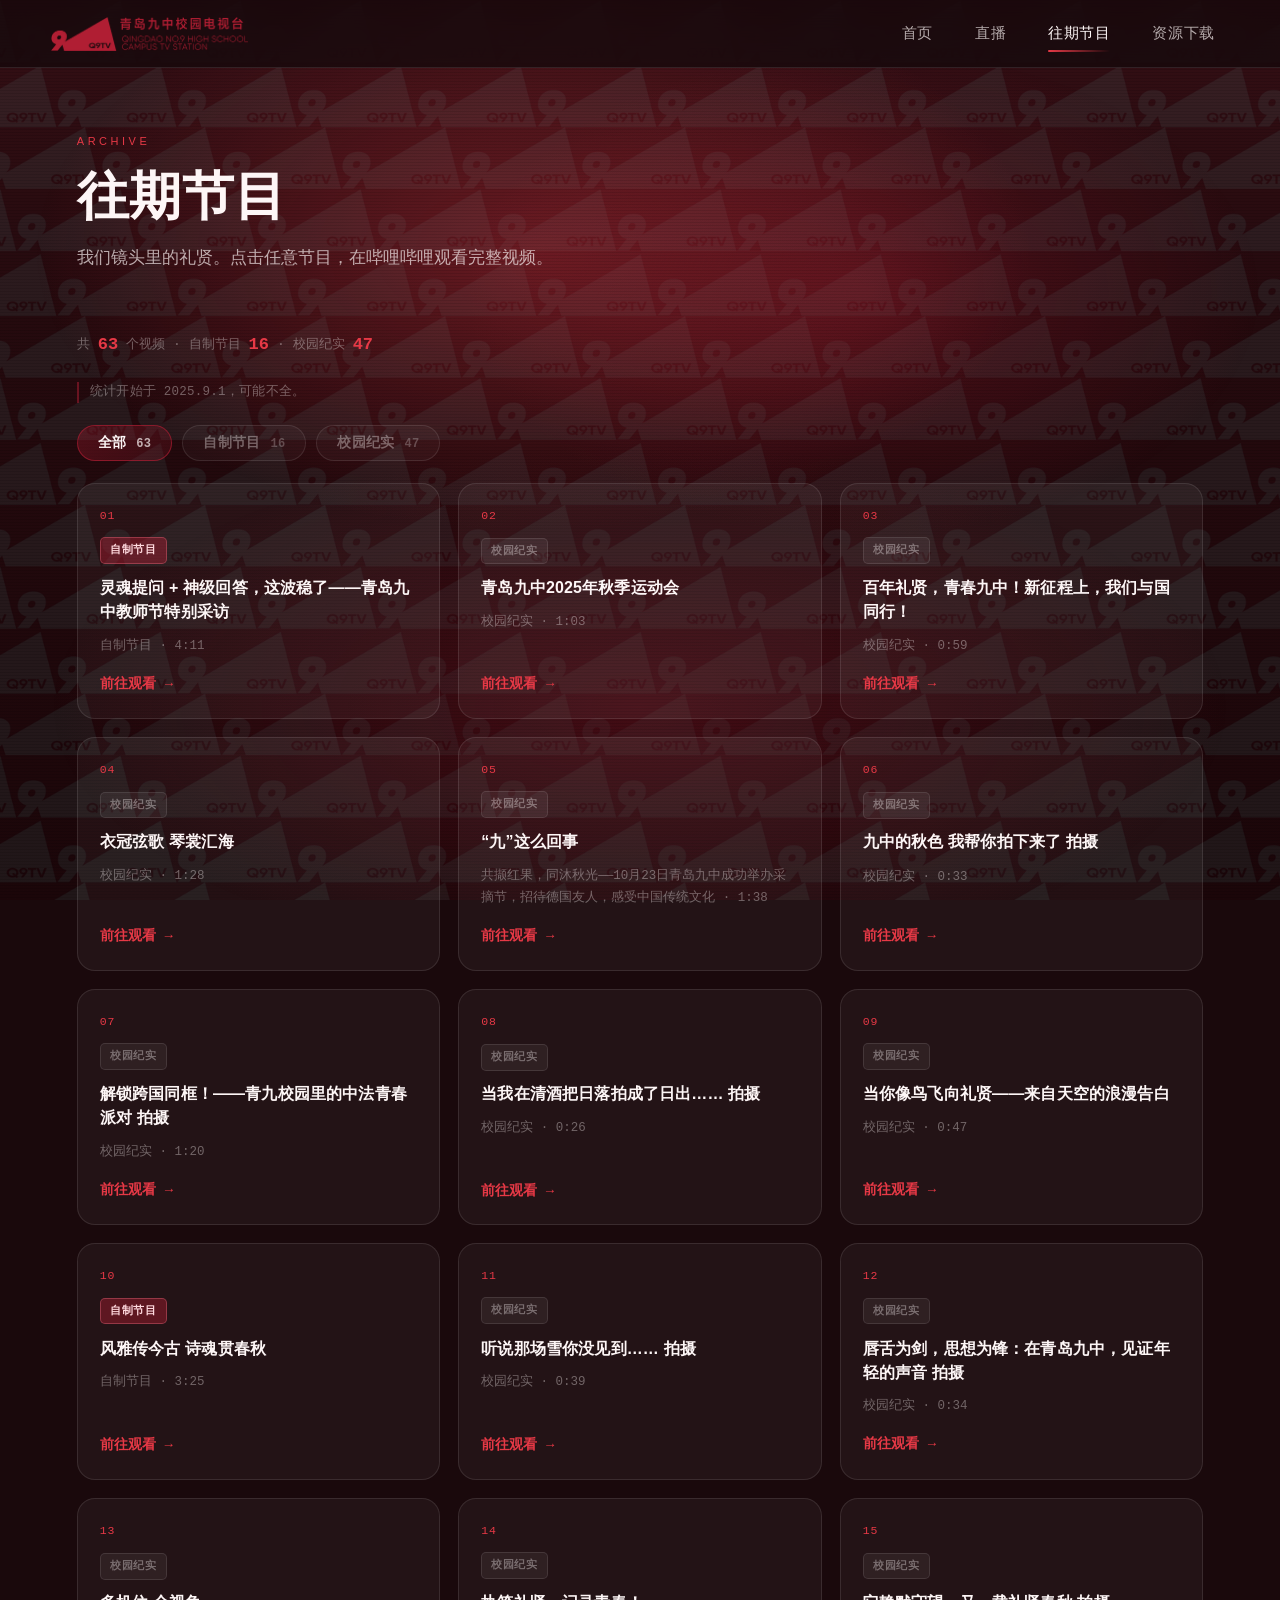
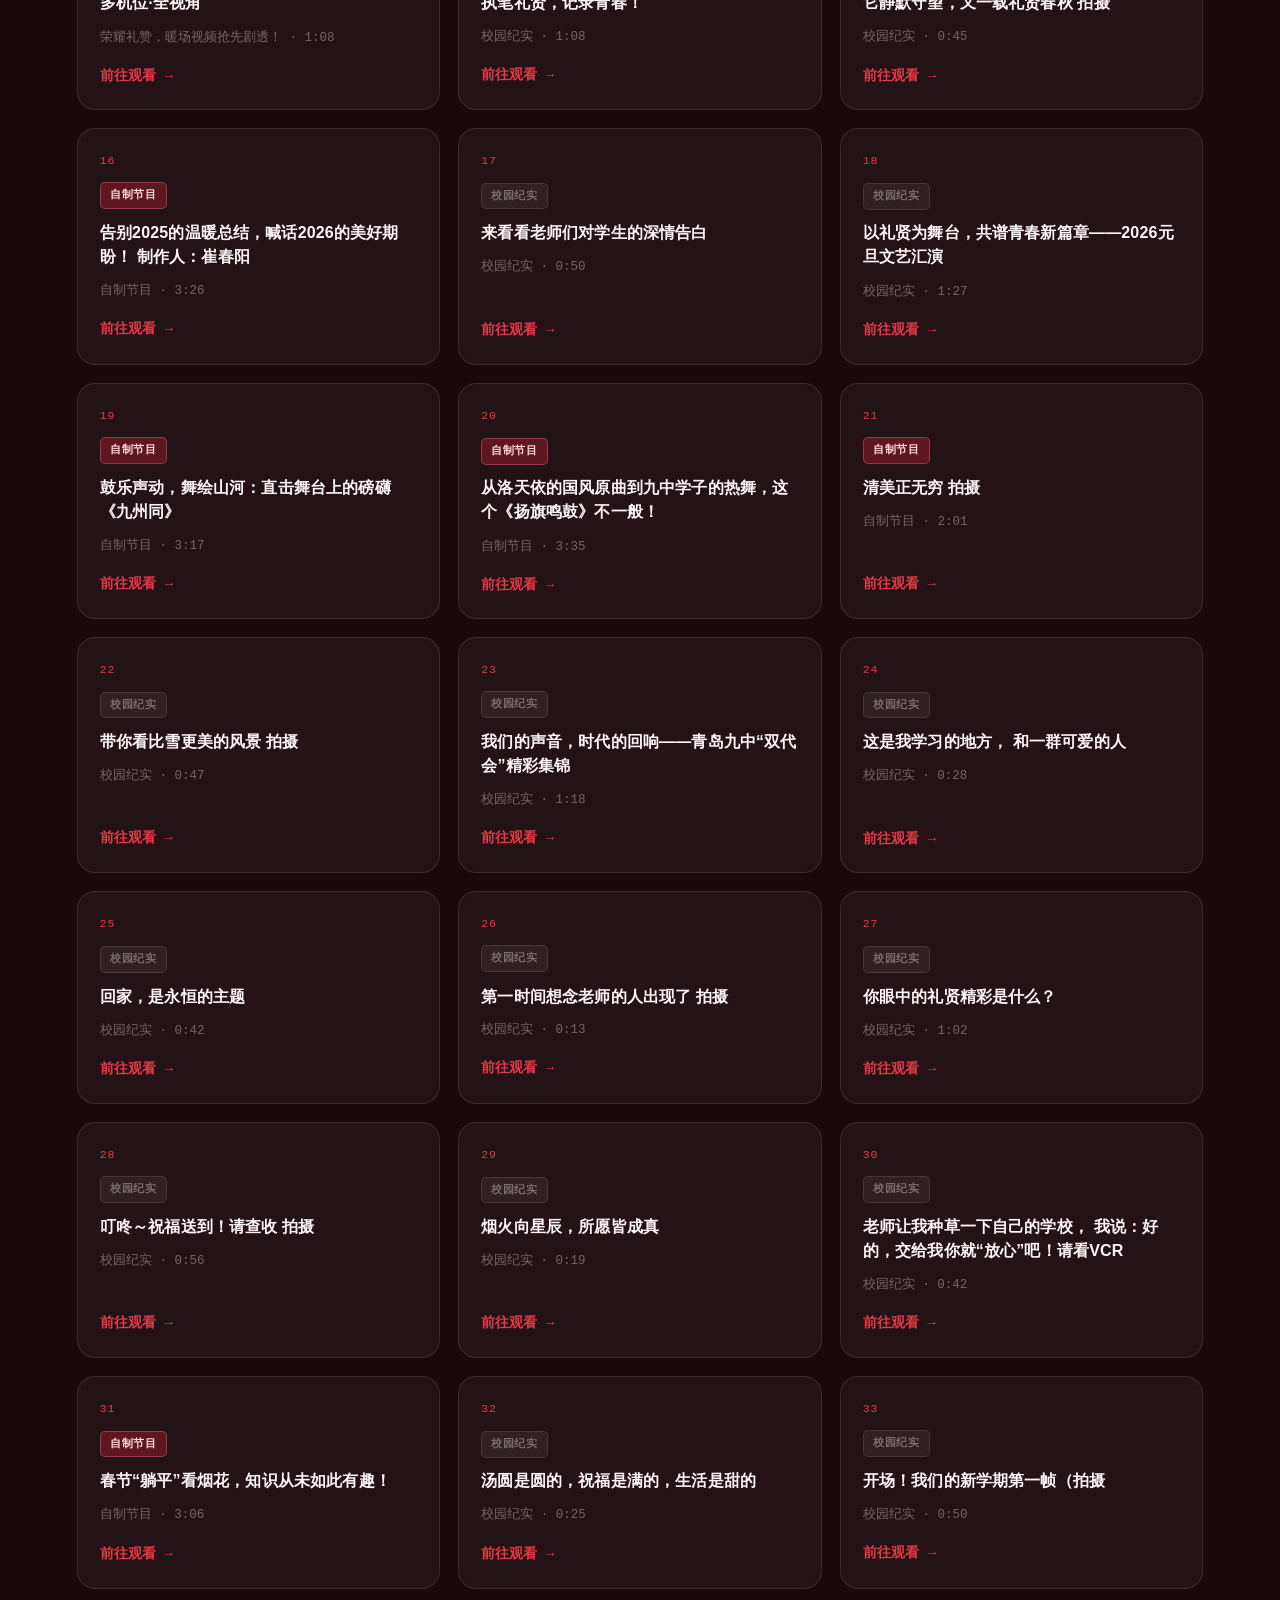
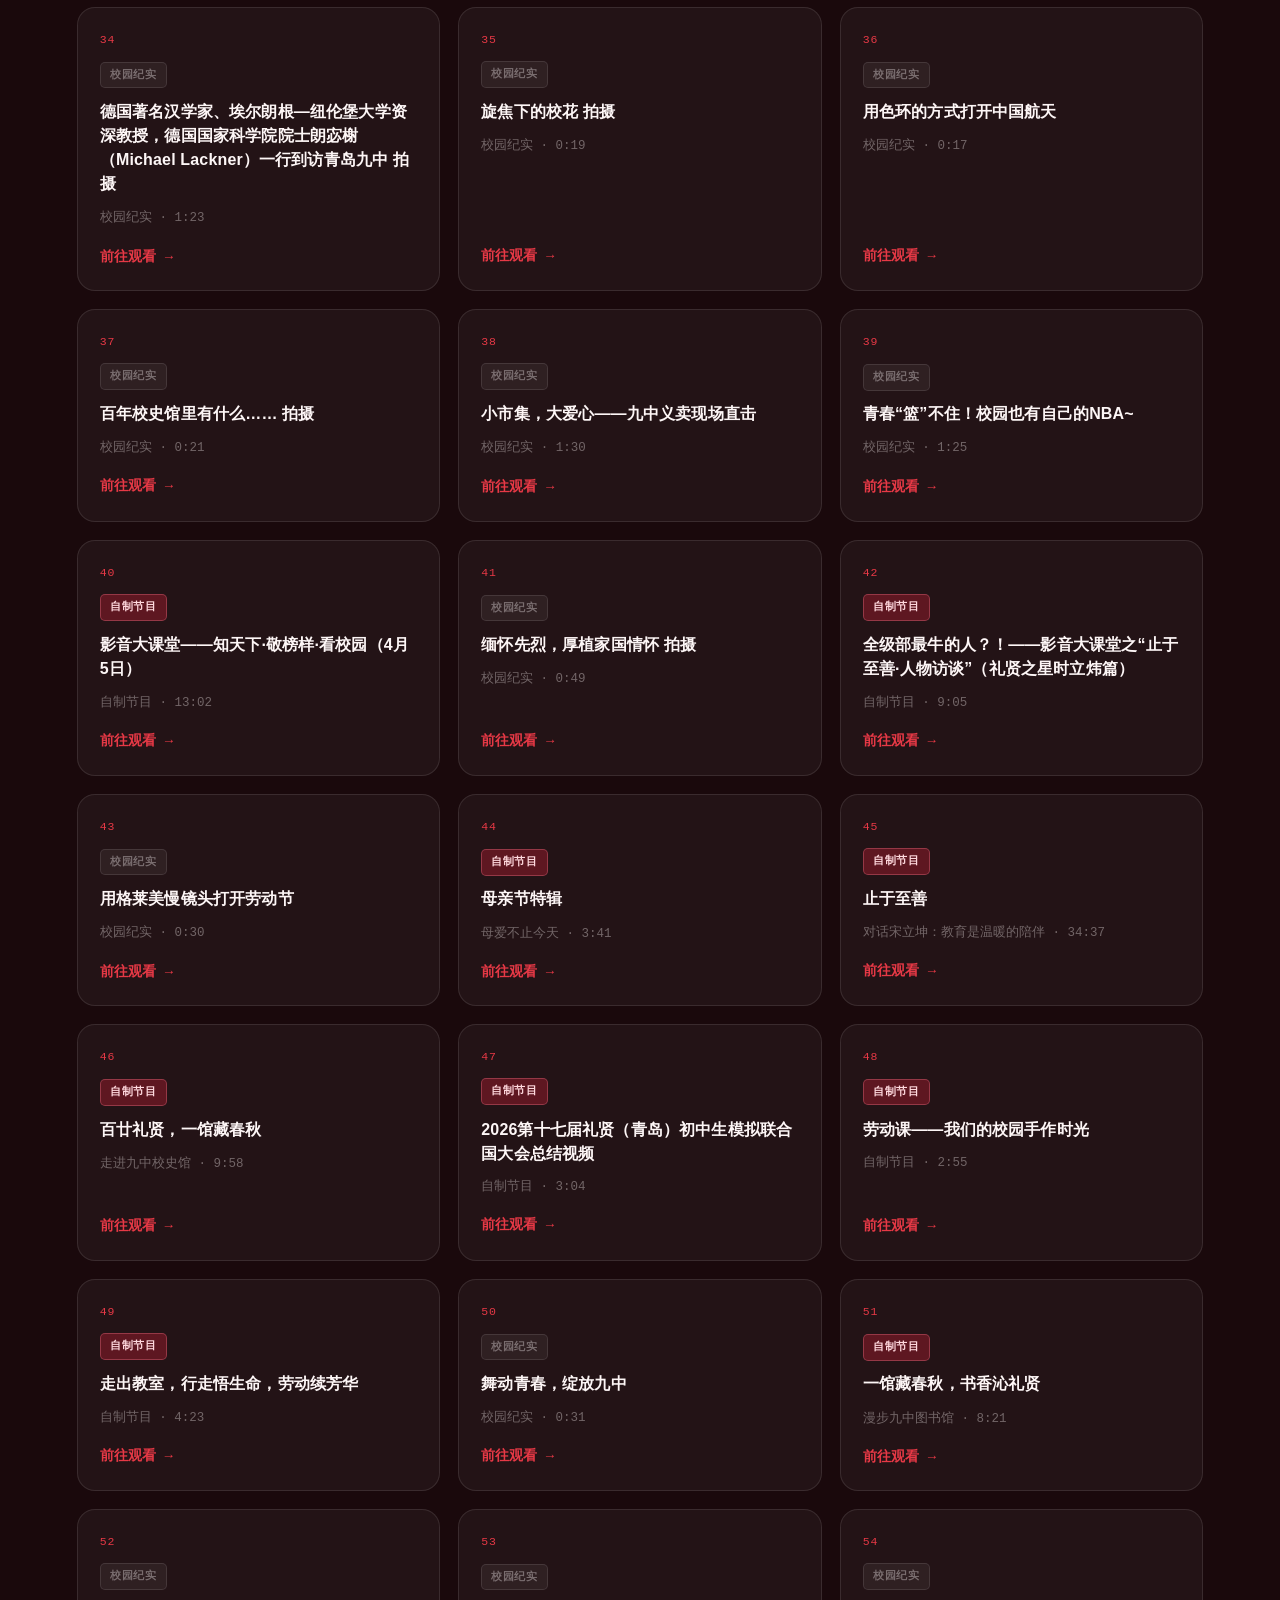
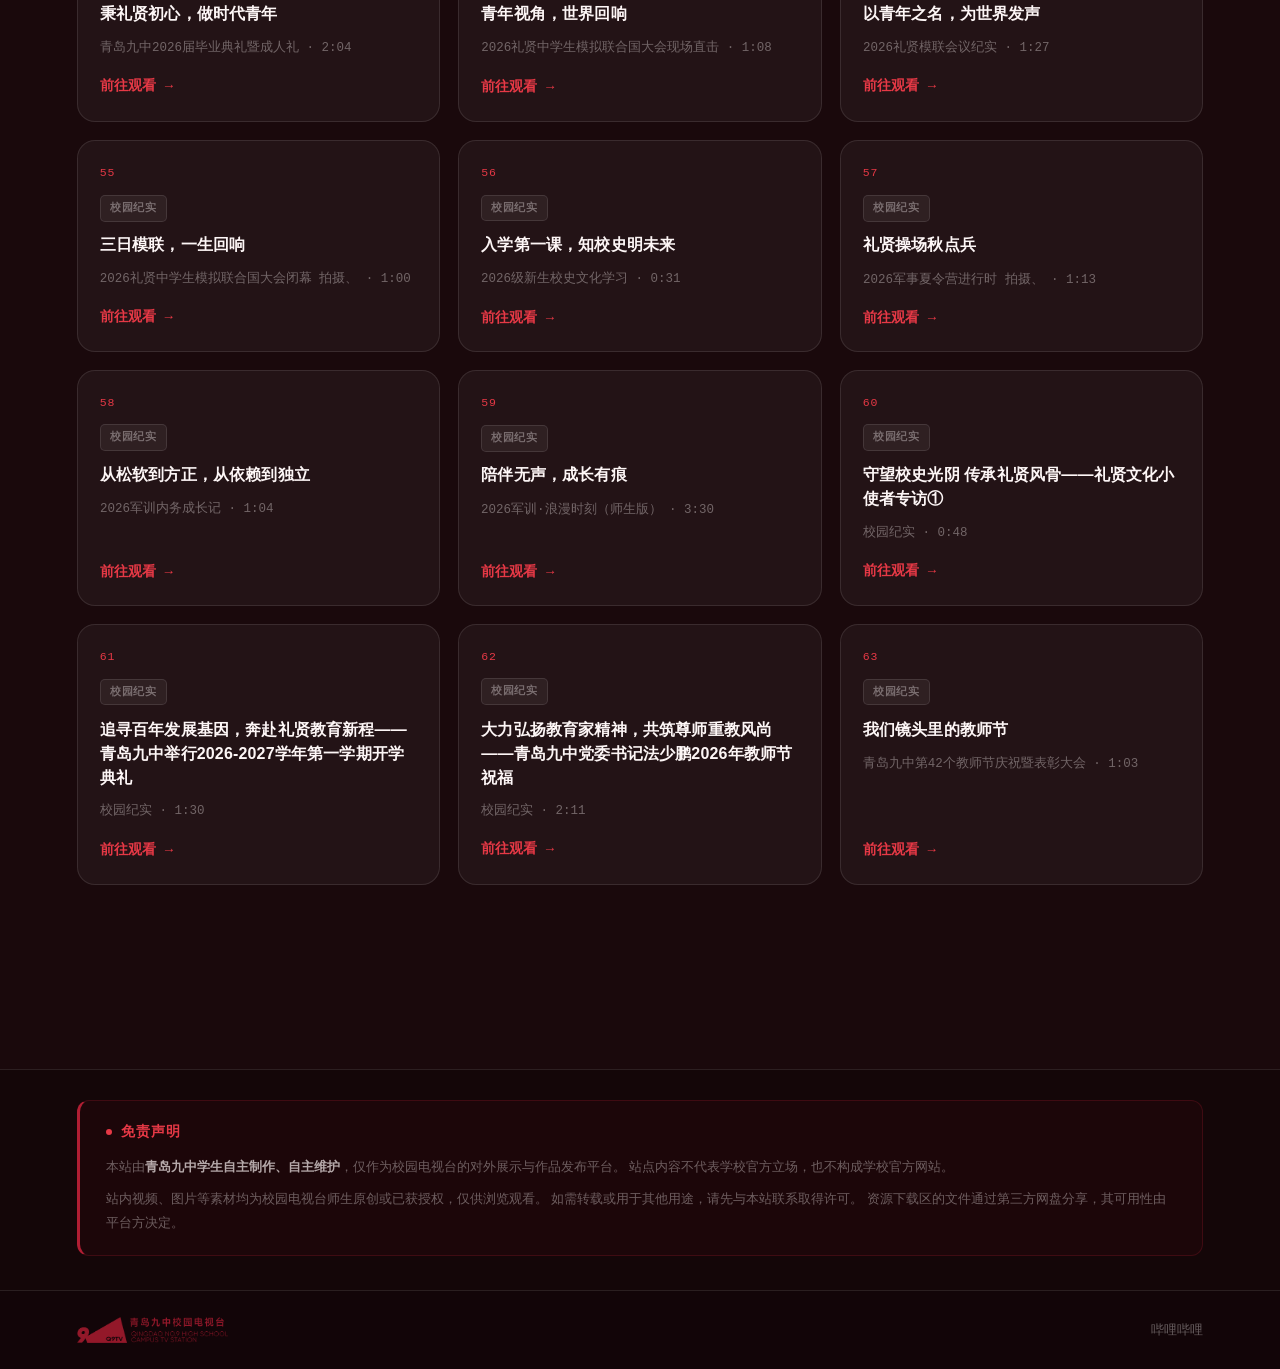
<file: videos.html>
<!DOCTYPE html>
<html lang="zh-CN">
<head>
<meta charset="UTF-8">
<meta name="viewport" content="width=device-width, initial-scale=1.0">
<title>往期节目 · 青岛九中校园电视台</title>
<meta name="description" content="青岛九中校园电视台往期节目回顾。">
<link rel="icon" type="image/png" href="image/favicon.png">
<link rel="stylesheet" href="q9tv.css">
<link rel="stylesheet" href="videos.css">
<link rel="stylesheet" href="disclaimer.css">
</head>
<body>

<div class="bg-layer bg-base"></div>
<div class="bg-layer bg-sweep"></div>
<div class="bg-layer bg-scan"></div>

<nav>
  <a class="nav-brand" href="index.html">
    <img loading="lazy" class="nav-logo" src="image/logo-h-red.png" alt="青岛九中校园电视台">
  </a>
  <div class="nav-links">
    <a class="nav-item" href="index.html">首页</a>
    <a class="nav-item" href="live.html">直播</a>
    <a class="nav-item active" href="videos.html">往期节目</a>
    <a class="nav-item" href="downloads.html">资源下载</a>
  </div>
</nav>

<main>
<div class="page-content">

  <div class="page-head">
    <div class="eyebrow">Archive</div>
    <h1>往期节目</h1>
    <p class="lead">
      我们镜头里的礼贤。点击任意节目，在哔哩哔哩观看完整视频。
    </p>
  </div>

  <div class="video-count">
    共 <strong>63</strong> 个视频 · 自制节目 <strong>16</strong> · 校园纪实 <strong>47</strong>
  </div>

  <div class="video-note">
    统计开始于 2025.9.1，可能不全。
  </div>

  <div class="filter-bar">
    <button class="filter-btn is-active" data-filter="all">全部 <span class="cnt">63</span></button>
    <button class="filter-btn" data-filter="program">自制节目 <span class="cnt">16</span></button>
    <button class="filter-btn" data-filter="doc">校园纪实 <span class="cnt">47</span></button>
  </div>

  <section class="section">
    <div class="videos-grid">

      <a class="video-card" data-cat="program" href="https://www.bilibili.com/video/BV1nfHkzbEV1/" target="_blank" rel="noopener">
        <span class="video-num">01</span>
        <span class="video-cat cat-program">自制节目</span>
        <span class="video-title">灵魂提问 + 神级回答，这波稳了——青岛九中教师节特别采访</span>
        <span class="video-meta">自制节目 · 4:11</span>
        <span class="video-foot"><span class="video-cta">前往观看 <span class="arrow">→</span></span></span>
      </a>

      <a class="video-card" data-cat="doc" href="https://www.bilibili.com/video/BV1UxHpzJExc/" target="_blank" rel="noopener">
        <span class="video-num">02</span>
        <span class="video-cat cat-doc">校园纪实</span>
        <span class="video-title">青岛九中2025年秋季运动会</span>
        <span class="video-meta">校园纪实 · 1:03</span>
        <span class="video-foot"><span class="video-cta">前往观看 <span class="arrow">→</span></span></span>
      </a>

      <a class="video-card" data-cat="doc" href="https://www.bilibili.com/video/BV1JEHJztEGs/" target="_blank" rel="noopener">
        <span class="video-num">03</span>
        <span class="video-cat cat-doc">校园纪实</span>
        <span class="video-title">百年礼贤，青春九中！新征程上，我们与国同行！</span>
        <span class="video-meta">校园纪实 · 0:59</span>
        <span class="video-foot"><span class="video-cta">前往观看 <span class="arrow">→</span></span></span>
      </a>

      <a class="video-card" data-cat="doc" href="https://www.bilibili.com/video/BV1txsXzkEbN/" target="_blank" rel="noopener">
        <span class="video-num">04</span>
        <span class="video-cat cat-doc">校园纪实</span>
        <span class="video-title">衣冠弦歌 琴裳汇海</span>
        <span class="video-meta">校园纪实 · 1:28</span>
        <span class="video-foot"><span class="video-cta">前往观看 <span class="arrow">→</span></span></span>
      </a>

      <a class="video-card" data-cat="doc" href="https://www.bilibili.com/video/BV1RWy8BWEDv/" target="_blank" rel="noopener">
        <span class="video-num">05</span>
        <span class="video-cat cat-doc">校园纪实</span>
        <span class="video-title">“九”这么回事</span>
        <span class="video-meta">共撷红果，同沐秋光——10月23日青岛九中成功举办采摘节，招待德国友人，感受中国传统文化 · 1:38</span>
        <span class="video-foot"><span class="video-cta">前往观看 <span class="arrow">→</span></span></span>
      </a>

      <a class="video-card" data-cat="doc" href="https://www.bilibili.com/video/BV19rkZBZE1J/" target="_blank" rel="noopener">
        <span class="video-num">06</span>
        <span class="video-cat cat-doc">校园纪实</span>
        <span class="video-title">九中的秋色 我帮你拍下来了 拍摄</span>
        <span class="video-meta">校园纪实 · 0:33</span>
        <span class="video-foot"><span class="video-cta">前往观看 <span class="arrow">→</span></span></span>
      </a>

      <a class="video-card" data-cat="doc" href="https://www.bilibili.com/video/BV1VEC7BjEvh/" target="_blank" rel="noopener">
        <span class="video-num">07</span>
        <span class="video-cat cat-doc">校园纪实</span>
        <span class="video-title">解锁跨国同框！——青九校园里的中法青春派对 拍摄</span>
        <span class="video-meta">校园纪实 · 1:20</span>
        <span class="video-foot"><span class="video-cta">前往观看 <span class="arrow">→</span></span></span>
      </a>

      <a class="video-card" data-cat="doc" href="https://www.bilibili.com/video/BV1SzUsBkEUc/" target="_blank" rel="noopener">
        <span class="video-num">08</span>
        <span class="video-cat cat-doc">校园纪实</span>
        <span class="video-title">当我在清酒把日落拍成了日出…… 拍摄</span>
        <span class="video-meta">校园纪实 · 0:26</span>
        <span class="video-foot"><span class="video-cta">前往观看 <span class="arrow">→</span></span></span>
      </a>

      <a class="video-card" data-cat="doc" href="https://www.bilibili.com/video/BV1YBSGBUE6m/" target="_blank" rel="noopener">
        <span class="video-num">09</span>
        <span class="video-cat cat-doc">校园纪实</span>
        <span class="video-title">当你像鸟飞向礼贤——来自天空的浪漫告白</span>
        <span class="video-meta">校园纪实 · 0:47</span>
        <span class="video-foot"><span class="video-cta">前往观看 <span class="arrow">→</span></span></span>
      </a>

      <a class="video-card" data-cat="program" href="https://www.bilibili.com/video/BV1gy25BkEyF/" target="_blank" rel="noopener">
        <span class="video-num">10</span>
        <span class="video-cat cat-program">自制节目</span>
        <span class="video-title">风雅传今古 诗魂贯春秋</span>
        <span class="video-meta">自制节目 · 3:25</span>
        <span class="video-foot"><span class="video-cta">前往观看 <span class="arrow">→</span></span></span>
      </a>

      <a class="video-card" data-cat="doc" href="https://www.bilibili.com/video/BV1e6m1BzECT/" target="_blank" rel="noopener">
        <span class="video-num">11</span>
        <span class="video-cat cat-doc">校园纪实</span>
        <span class="video-title">听说那场雪你没见到……  拍摄</span>
        <span class="video-meta">校园纪实 · 0:39</span>
        <span class="video-foot"><span class="video-cta">前往观看 <span class="arrow">→</span></span></span>
      </a>

      <a class="video-card" data-cat="doc" href="https://www.bilibili.com/video/BV1PBqGBiETb/" target="_blank" rel="noopener">
        <span class="video-num">12</span>
        <span class="video-cat cat-doc">校园纪实</span>
        <span class="video-title">唇舌为剑，思想为锋：在青岛九中，见证年轻的声音 拍摄</span>
        <span class="video-meta">校园纪实 · 0:34</span>
        <span class="video-foot"><span class="video-cta">前往观看 <span class="arrow">→</span></span></span>
      </a>

      <a class="video-card" data-cat="doc" href="https://www.bilibili.com/video/BV1BEqzBPEtu/" target="_blank" rel="noopener">
        <span class="video-num">13</span>
        <span class="video-cat cat-doc">校园纪实</span>
        <span class="video-title">多机位·全视角</span>
        <span class="video-meta">荣耀礼赞，暖场视频抢先剧透！ · 1:08</span>
        <span class="video-foot"><span class="video-cta">前往观看 <span class="arrow">→</span></span></span>
      </a>

      <a class="video-card" data-cat="doc" href="https://www.bilibili.com/video/BV1SqBsBmEzL/" target="_blank" rel="noopener">
        <span class="video-num">14</span>
        <span class="video-cat cat-doc">校园纪实</span>
        <span class="video-title">执笔礼贤，记录青春！</span>
        <span class="video-meta">校园纪实 · 1:08</span>
        <span class="video-foot"><span class="video-cta">前往观看 <span class="arrow">→</span></span></span>
      </a>

      <a class="video-card" data-cat="doc" href="https://www.bilibili.com/video/BV1rTvmBdEXn/" target="_blank" rel="noopener">
        <span class="video-num">15</span>
        <span class="video-cat cat-doc">校园纪实</span>
        <span class="video-title">它静默守望，又一载礼贤春秋 拍摄</span>
        <span class="video-meta">校园纪实 · 0:45</span>
        <span class="video-foot"><span class="video-cta">前往观看 <span class="arrow">→</span></span></span>
      </a>

      <a class="video-card" data-cat="program" href="https://www.bilibili.com/video/BV1j7iMB6E5v/" target="_blank" rel="noopener">
        <span class="video-num">16</span>
        <span class="video-cat cat-program">自制节目</span>
        <span class="video-title">告别2025的温暖总结，喊话2026的美好期盼！ 制作人：崔春阳</span>
        <span class="video-meta">自制节目 · 3:26</span>
        <span class="video-foot"><span class="video-cta">前往观看 <span class="arrow">→</span></span></span>
      </a>

      <a class="video-card" data-cat="doc" href="https://www.bilibili.com/video/BV1bgiTBxEMs/" target="_blank" rel="noopener">
        <span class="video-num">17</span>
        <span class="video-cat cat-doc">校园纪实</span>
        <span class="video-title">来看看老师们对学生的深情告白</span>
        <span class="video-meta">校园纪实 · 0:50</span>
        <span class="video-foot"><span class="video-cta">前往观看 <span class="arrow">→</span></span></span>
      </a>

      <a class="video-card" data-cat="doc" href="https://www.bilibili.com/video/BV1dZvoBkEYg/" target="_blank" rel="noopener">
        <span class="video-num">18</span>
        <span class="video-cat cat-doc">校园纪实</span>
        <span class="video-title">以礼贤为舞台，共谱青春新篇章——2026元旦文艺汇演</span>
        <span class="video-meta">校园纪实 · 1:27</span>
        <span class="video-foot"><span class="video-cta">前往观看 <span class="arrow">→</span></span></span>
      </a>

      <a class="video-card" data-cat="program" href="https://www.bilibili.com/video/BV1eiijB8Eef/" target="_blank" rel="noopener">
        <span class="video-num">19</span>
        <span class="video-cat cat-program">自制节目</span>
        <span class="video-title">鼓乐声动，舞绘山河：直击舞台上的磅礴《九州同》</span>
        <span class="video-meta">自制节目 · 3:17</span>
        <span class="video-foot"><span class="video-cta">前往观看 <span class="arrow">→</span></span></span>
      </a>

      <a class="video-card" data-cat="program" href="https://www.bilibili.com/video/BV1B4qFBsEzF/" target="_blank" rel="noopener">
        <span class="video-num">20</span>
        <span class="video-cat cat-program">自制节目</span>
        <span class="video-title">从洛天依的国风原曲到九中学子的热舞，这个《扬旗鸣鼓》不一般！</span>
        <span class="video-meta">自制节目 · 3:35</span>
        <span class="video-foot"><span class="video-cta">前往观看 <span class="arrow">→</span></span></span>
      </a>

      <a class="video-card" data-cat="program" href="https://www.bilibili.com/video/BV19srrBrEFR/" target="_blank" rel="noopener">
        <span class="video-num">21</span>
        <span class="video-cat cat-program">自制节目</span>
        <span class="video-title">清美正无穷 拍摄</span>
        <span class="video-meta">自制节目 · 2:01</span>
        <span class="video-foot"><span class="video-cta">前往观看 <span class="arrow">→</span></span></span>
      </a>

      <a class="video-card" data-cat="doc" href="https://www.bilibili.com/video/BV1bFkMBCE4y/" target="_blank" rel="noopener">
        <span class="video-num">22</span>
        <span class="video-cat cat-doc">校园纪实</span>
        <span class="video-title">带你看比雪更美的风景 拍摄</span>
        <span class="video-meta">校园纪实 · 0:47</span>
        <span class="video-foot"><span class="video-cta">前往观看 <span class="arrow">→</span></span></span>
      </a>

      <a class="video-card" data-cat="doc" href="https://www.bilibili.com/video/BV17KkuBbEgr/" target="_blank" rel="noopener">
        <span class="video-num">23</span>
        <span class="video-cat cat-doc">校园纪实</span>
        <span class="video-title">我们的声音，时代的回响——青岛九中“双代会”精彩集锦</span>
        <span class="video-meta">校园纪实 · 1:18</span>
        <span class="video-foot"><span class="video-cta">前往观看 <span class="arrow">→</span></span></span>
      </a>

      <a class="video-card" data-cat="doc" href="https://www.bilibili.com/video/BV1YH6gBJEu8/" target="_blank" rel="noopener">
        <span class="video-num">24</span>
        <span class="video-cat cat-doc">校园纪实</span>
        <span class="video-title">这是我学习的地方， 和一群可爱的人</span>
        <span class="video-meta">校园纪实 · 0:28</span>
        <span class="video-foot"><span class="video-cta">前往观看 <span class="arrow">→</span></span></span>
      </a>

      <a class="video-card" data-cat="doc" href="https://www.bilibili.com/video/BV1EmFaz6Eze/" target="_blank" rel="noopener">
        <span class="video-num">25</span>
        <span class="video-cat cat-doc">校园纪实</span>
        <span class="video-title">回家，是永恒的主题</span>
        <span class="video-meta">校园纪实 · 0:42</span>
        <span class="video-foot"><span class="video-cta">前往观看 <span class="arrow">→</span></span></span>
      </a>

      <a class="video-card" data-cat="doc" href="https://www.bilibili.com/video/BV1Xgf9BHEPz/" target="_blank" rel="noopener">
        <span class="video-num">26</span>
        <span class="video-cat cat-doc">校园纪实</span>
        <span class="video-title">第一时间想念老师的人出现了 拍摄</span>
        <span class="video-meta">校园纪实 · 0:13</span>
        <span class="video-foot"><span class="video-cta">前往观看 <span class="arrow">→</span></span></span>
      </a>

      <a class="video-card" data-cat="doc" href="https://www.bilibili.com/video/BV19hFbz9EQe/" target="_blank" rel="noopener">
        <span class="video-num">27</span>
        <span class="video-cat cat-doc">校园纪实</span>
        <span class="video-title">你眼中的礼贤精彩是什么？</span>
        <span class="video-meta">校园纪实 · 1:02</span>
        <span class="video-foot"><span class="video-cta">前往观看 <span class="arrow">→</span></span></span>
      </a>

      <a class="video-card" data-cat="doc" href="https://www.bilibili.com/video/BV1BXcKzNE35/" target="_blank" rel="noopener">
        <span class="video-num">28</span>
        <span class="video-cat cat-doc">校园纪实</span>
        <span class="video-title">叮咚～祝福送到！请查收 拍摄</span>
        <span class="video-meta">校园纪实 · 0:56</span>
        <span class="video-foot"><span class="video-cta">前往观看 <span class="arrow">→</span></span></span>
      </a>

      <a class="video-card" data-cat="doc" href="https://www.bilibili.com/video/BV1xDc5zBEYR/" target="_blank" rel="noopener">
        <span class="video-num">29</span>
        <span class="video-cat cat-doc">校园纪实</span>
        <span class="video-title">烟火向星辰，所愿皆成真</span>
        <span class="video-meta">校园纪实 · 0:19</span>
        <span class="video-foot"><span class="video-cta">前往观看 <span class="arrow">→</span></span></span>
      </a>

      <a class="video-card" data-cat="doc" href="https://www.bilibili.com/video/BV1MWZLBKENb/" target="_blank" rel="noopener">
        <span class="video-num">30</span>
        <span class="video-cat cat-doc">校园纪实</span>
        <span class="video-title">老师让我种草一下自己的学校， 我说：好的，交给我你就“放心”吧！请看VCR</span>
        <span class="video-meta">校园纪实 · 0:42</span>
        <span class="video-foot"><span class="video-cta">前往观看 <span class="arrow">→</span></span></span>
      </a>

      <a class="video-card" data-cat="program" href="https://www.bilibili.com/video/BV1oufvBgE8q/" target="_blank" rel="noopener">
        <span class="video-num">31</span>
        <span class="video-cat cat-program">自制节目</span>
        <span class="video-title">春节“躺平”看烟花，知识从未如此有趣！</span>
        <span class="video-meta">自制节目 · 3:06</span>
        <span class="video-foot"><span class="video-cta">前往观看 <span class="arrow">→</span></span></span>
      </a>

      <a class="video-card" data-cat="doc" href="https://www.bilibili.com/video/BV1UdAdzAErh/" target="_blank" rel="noopener">
        <span class="video-num">32</span>
        <span class="video-cat cat-doc">校园纪实</span>
        <span class="video-title">汤圆是圆的，祝福是满的，生活是甜的</span>
        <span class="video-meta">校园纪实 · 0:25</span>
        <span class="video-foot"><span class="video-cta">前往观看 <span class="arrow">→</span></span></span>
      </a>

      <a class="video-card" data-cat="doc" href="https://www.bilibili.com/video/BV1VxP6zaEB8/" target="_blank" rel="noopener">
        <span class="video-num">33</span>
        <span class="video-cat cat-doc">校园纪实</span>
        <span class="video-title">开场！我们的新学期第一帧（拍摄</span>
        <span class="video-meta">校园纪实 · 0:50</span>
        <span class="video-foot"><span class="video-cta">前往观看 <span class="arrow">→</span></span></span>
      </a>

      <a class="video-card" data-cat="doc" href="https://www.bilibili.com/video/BV1EDw2zQEao/" target="_blank" rel="noopener">
        <span class="video-num">34</span>
        <span class="video-cat cat-doc">校园纪实</span>
        <span class="video-title">德国著名汉学家、埃尔朗根—纽伦堡大学资深教授，德国国家科学院院士朗宓榭（Michael Lackner）一行到访青岛九中 拍摄</span>
        <span class="video-meta">校园纪实 · 1:23</span>
        <span class="video-foot"><span class="video-cta">前往观看 <span class="arrow">→</span></span></span>
      </a>

      <a class="video-card" data-cat="doc" href="https://www.bilibili.com/video/BV1f4w1zEEUd/" target="_blank" rel="noopener">
        <span class="video-num">35</span>
        <span class="video-cat cat-doc">校园纪实</span>
        <span class="video-title">旋焦下的校花 拍摄</span>
        <span class="video-meta">校园纪实 · 0:19</span>
        <span class="video-foot"><span class="video-cta">前往观看 <span class="arrow">→</span></span></span>
      </a>

      <a class="video-card" data-cat="doc" href="https://www.bilibili.com/video/BV1iQQ2BREKH/" target="_blank" rel="noopener">
        <span class="video-num">36</span>
        <span class="video-cat cat-doc">校园纪实</span>
        <span class="video-title">用色环的方式打开中国航天</span>
        <span class="video-meta">校园纪实 · 0:17</span>
        <span class="video-foot"><span class="video-cta">前往观看 <span class="arrow">→</span></span></span>
      </a>

      <a class="video-card" data-cat="doc" href="https://www.bilibili.com/video/BV1w3XLB1Evq/" target="_blank" rel="noopener">
        <span class="video-num">37</span>
        <span class="video-cat cat-doc">校园纪实</span>
        <span class="video-title">百年校史馆里有什么……  拍摄</span>
        <span class="video-meta">校园纪实 · 0:21</span>
        <span class="video-foot"><span class="video-cta">前往观看 <span class="arrow">→</span></span></span>
      </a>

      <a class="video-card" data-cat="doc" href="https://www.bilibili.com/video/BV1tUXhBvE8T/" target="_blank" rel="noopener">
        <span class="video-num">38</span>
        <span class="video-cat cat-doc">校园纪实</span>
        <span class="video-title">小市集，大爱心——九中义卖现场直击</span>
        <span class="video-meta">校园纪实 · 1:30</span>
        <span class="video-foot"><span class="video-cta">前往观看 <span class="arrow">→</span></span></span>
      </a>

      <a class="video-card" data-cat="doc" href="https://www.bilibili.com/video/BV1fT9LB3Ece/" target="_blank" rel="noopener">
        <span class="video-num">39</span>
        <span class="video-cat cat-doc">校园纪实</span>
        <span class="video-title">青春“篮”不住！校园也有自己的NBA~</span>
        <span class="video-meta">校园纪实 · 1:25</span>
        <span class="video-foot"><span class="video-cta">前往观看 <span class="arrow">→</span></span></span>
      </a>

      <a class="video-card" data-cat="program" href="https://www.bilibili.com/video/BV1JRSSBYEQh/" target="_blank" rel="noopener">
        <span class="video-num">40</span>
        <span class="video-cat cat-program">自制节目</span>
        <span class="video-title">影音大课堂——知天下·敬榜样·看校园（4月5日）</span>
        <span class="video-meta">自制节目 · 13:02</span>
        <span class="video-foot"><span class="video-cta">前往观看 <span class="arrow">→</span></span></span>
      </a>

      <a class="video-card" data-cat="doc" href="https://www.bilibili.com/video/BV1kwDMBDEcM/" target="_blank" rel="noopener">
        <span class="video-num">41</span>
        <span class="video-cat cat-doc">校园纪实</span>
        <span class="video-title">缅怀先烈，厚植家国情怀 拍摄</span>
        <span class="video-meta">校园纪实 · 0:49</span>
        <span class="video-foot"><span class="video-cta">前往观看 <span class="arrow">→</span></span></span>
      </a>

      <a class="video-card" data-cat="program" href="https://www.bilibili.com/video/BV1fd9kBpEcj/" target="_blank" rel="noopener">
        <span class="video-num">42</span>
        <span class="video-cat cat-program">自制节目</span>
        <span class="video-title">全级部最牛的人？！——影音大课堂之“止于至善·人物访谈”（礼贤之星时立炜篇）</span>
        <span class="video-meta">自制节目 · 9:05</span>
        <span class="video-foot"><span class="video-cta">前往观看 <span class="arrow">→</span></span></span>
      </a>

      <a class="video-card" data-cat="doc" href="https://www.bilibili.com/video/BV1SA9qBWEZP/" target="_blank" rel="noopener">
        <span class="video-num">43</span>
        <span class="video-cat cat-doc">校园纪实</span>
        <span class="video-title">用格莱美慢镜头打开劳动节</span>
        <span class="video-meta">校园纪实 · 0:30</span>
        <span class="video-foot"><span class="video-cta">前往观看 <span class="arrow">→</span></span></span>
      </a>

      <a class="video-card" data-cat="program" href="https://www.bilibili.com/video/BV1MCRXBKEzy/" target="_blank" rel="noopener">
        <span class="video-num">44</span>
        <span class="video-cat cat-program">自制节目</span>
        <span class="video-title">母亲节特辑</span>
        <span class="video-meta">母爱不止今天 · 3:41</span>
        <span class="video-foot"><span class="video-cta">前往观看 <span class="arrow">→</span></span></span>
      </a>

      <a class="video-card" data-cat="program" href="https://www.bilibili.com/video/BV1KD5Q6cEM2/" target="_blank" rel="noopener">
        <span class="video-num">45</span>
        <span class="video-cat cat-program">自制节目</span>
        <span class="video-title">止于至善</span>
        <span class="video-meta">对话宋立坤：教育是温暖的陪伴 · 34:37</span>
        <span class="video-foot"><span class="video-cta">前往观看 <span class="arrow">→</span></span></span>
      </a>

      <a class="video-card" data-cat="program" href="https://www.bilibili.com/video/BV1nQ5i65Edb/" target="_blank" rel="noopener">
        <span class="video-num">46</span>
        <span class="video-cat cat-program">自制节目</span>
        <span class="video-title">百廿礼贤，一馆藏春秋</span>
        <span class="video-meta">走进九中校史馆 · 9:58</span>
        <span class="video-foot"><span class="video-cta">前往观看 <span class="arrow">→</span></span></span>
      </a>

      <a class="video-card" data-cat="program" href="https://www.bilibili.com/video/BV11NGZ6MEvV/" target="_blank" rel="noopener">
        <span class="video-num">47</span>
        <span class="video-cat cat-program">自制节目</span>
        <span class="video-title">2026第十七届礼贤（青岛）初中生模拟联合国大会总结视频</span>
        <span class="video-meta">自制节目 · 3:04</span>
        <span class="video-foot"><span class="video-cta">前往观看 <span class="arrow">→</span></span></span>
      </a>

      <a class="video-card" data-cat="program" href="https://www.bilibili.com/video/BV1TSVV6WEsq/" target="_blank" rel="noopener">
        <span class="video-num">48</span>
        <span class="video-cat cat-program">自制节目</span>
        <span class="video-title">劳动课——我们的校园手作时光</span>
        <span class="video-meta">自制节目 · 2:55</span>
        <span class="video-foot"><span class="video-cta">前往观看 <span class="arrow">→</span></span></span>
      </a>

      <a class="video-card" data-cat="program" href="https://www.bilibili.com/video/BV1ahVr6gEHU/" target="_blank" rel="noopener">
        <span class="video-num">49</span>
        <span class="video-cat cat-program">自制节目</span>
        <span class="video-title">走出教室，行走悟生命，劳动续芳华</span>
        <span class="video-meta">自制节目 · 4:23</span>
        <span class="video-foot"><span class="video-cta">前往观看 <span class="arrow">→</span></span></span>
      </a>

      <a class="video-card" data-cat="doc" href="https://www.bilibili.com/video/BV1F6EF6DEQn/" target="_blank" rel="noopener">
        <span class="video-num">50</span>
        <span class="video-cat cat-doc">校园纪实</span>
        <span class="video-title">舞动青春，绽放九中</span>
        <span class="video-meta">校园纪实 · 0:31</span>
        <span class="video-foot"><span class="video-cta">前往观看 <span class="arrow">→</span></span></span>
      </a>

      <a class="video-card" data-cat="program" href="https://www.bilibili.com/video/BV14Bjx6cEvo/" target="_blank" rel="noopener">
        <span class="video-num">51</span>
        <span class="video-cat cat-program">自制节目</span>
        <span class="video-title">一馆藏春秋，书香沁礼贤</span>
        <span class="video-meta">漫步九中图书馆 · 8:21</span>
        <span class="video-foot"><span class="video-cta">前往观看 <span class="arrow">→</span></span></span>
      </a>

      <a class="video-card" data-cat="doc" href="https://www.bilibili.com/video/BV17F7W6GEeV/" target="_blank" rel="noopener">
        <span class="video-num">52</span>
        <span class="video-cat cat-doc">校园纪实</span>
        <span class="video-title">秉礼贤初心，做时代青年</span>
        <span class="video-meta">青岛九中2026届毕业典礼暨成人礼 · 2:04</span>
        <span class="video-foot"><span class="video-cta">前往观看 <span class="arrow">→</span></span></span>
      </a>

      <a class="video-card" data-cat="doc" href="https://www.bilibili.com/video/BV16kbC6eERJ/" target="_blank" rel="noopener">
        <span class="video-num">53</span>
        <span class="video-cat cat-doc">校园纪实</span>
        <span class="video-title">青年视角，世界回响</span>
        <span class="video-meta">2026礼贤中学生模拟联合国大会现场直击 · 1:08</span>
        <span class="video-foot"><span class="video-cta">前往观看 <span class="arrow">→</span></span></span>
      </a>

      <a class="video-card" data-cat="doc" href="https://www.bilibili.com/video/BV1CXbQ6fENS/" target="_blank" rel="noopener">
        <span class="video-num">54</span>
        <span class="video-cat cat-doc">校园纪实</span>
        <span class="video-title">以青年之名，为世界发声</span>
        <span class="video-meta">2026礼贤模联会议纪实 · 1:27</span>
        <span class="video-foot"><span class="video-cta">前往观看 <span class="arrow">→</span></span></span>
      </a>

      <a class="video-card" data-cat="doc" href="https://www.bilibili.com/video/BV1Bkbr6dEVf/" target="_blank" rel="noopener">
        <span class="video-num">55</span>
        <span class="video-cat cat-doc">校园纪实</span>
        <span class="video-title">三日模联，一生回响</span>
        <span class="video-meta">2026礼贤中学生模拟联合国大会闭幕 拍摄、 · 1:00</span>
        <span class="video-foot"><span class="video-cta">前往观看 <span class="arrow">→</span></span></span>
      </a>

      <a class="video-card" data-cat="doc" href="https://www.bilibili.com/video/BV1o88t6nEt4/" target="_blank" rel="noopener">
        <span class="video-num">56</span>
        <span class="video-cat cat-doc">校园纪实</span>
        <span class="video-title">入学第一课，知校史明未来</span>
        <span class="video-meta">2026级新生校史文化学习 · 0:31</span>
        <span class="video-foot"><span class="video-cta">前往观看 <span class="arrow">→</span></span></span>
      </a>

      <a class="video-card" data-cat="doc" href="https://www.bilibili.com/video/BV1hEhg6fE7B/" target="_blank" rel="noopener">
        <span class="video-num">57</span>
        <span class="video-cat cat-doc">校园纪实</span>
        <span class="video-title">礼贤操场秋点兵</span>
        <span class="video-meta">2026军事夏令营进行时 拍摄、 · 1:13</span>
        <span class="video-foot"><span class="video-cta">前往观看 <span class="arrow">→</span></span></span>
      </a>

      <a class="video-card" data-cat="doc" href="https://www.bilibili.com/video/BV1M58R67EBR/" target="_blank" rel="noopener">
        <span class="video-num">58</span>
        <span class="video-cat cat-doc">校园纪实</span>
        <span class="video-title">从松软到方正，从依赖到独立</span>
        <span class="video-meta">2026军训内务成长记 · 1:04</span>
        <span class="video-foot"><span class="video-cta">前往观看 <span class="arrow">→</span></span></span>
      </a>

      <a class="video-card" data-cat="doc" href="https://www.bilibili.com/video/BV1Zh4R69EJp/" target="_blank" rel="noopener">
        <span class="video-num">59</span>
        <span class="video-cat cat-doc">校园纪实</span>
        <span class="video-title">陪伴无声，成长有痕</span>
        <span class="video-meta">2026军训·浪漫时刻（师生版） · 3:30</span>
        <span class="video-foot"><span class="video-cta">前往观看 <span class="arrow">→</span></span></span>
      </a>

      <a class="video-card" data-cat="doc" href="https://www.bilibili.com/video/BV1FKtN6QEwi/" target="_blank" rel="noopener">
        <span class="video-num">60</span>
        <span class="video-cat cat-doc">校园纪实</span>
        <span class="video-title">守望校史光阴 传承礼贤风骨——礼贤文化小使者专访①</span>
        <span class="video-meta">校园纪实 · 0:48</span>
        <span class="video-foot"><span class="video-cta">前往观看 <span class="arrow">→</span></span></span>
      </a>

      <a class="video-card" data-cat="doc" href="https://www.bilibili.com/video/BV13tt86CE7K/" target="_blank" rel="noopener">
        <span class="video-num">61</span>
        <span class="video-cat cat-doc">校园纪实</span>
        <span class="video-title">追寻百年发展基因，奔赴礼贤教育新程——青岛九中举行2026-2027学年第一学期开学典礼</span>
        <span class="video-meta">校园纪实 · 1:30</span>
        <span class="video-foot"><span class="video-cta">前往观看 <span class="arrow">→</span></span></span>
      </a>

      <a class="video-card" data-cat="doc" href="https://www.bilibili.com/video/BV1uvYh6xEmL/" target="_blank" rel="noopener">
        <span class="video-num">62</span>
        <span class="video-cat cat-doc">校园纪实</span>
        <span class="video-title">大力弘扬教育家精神，共筑尊师重教风尚——青岛九中党委书记法少鹏2026年教师节祝福</span>
        <span class="video-meta">校园纪实 · 2:11</span>
        <span class="video-foot"><span class="video-cta">前往观看 <span class="arrow">→</span></span></span>
      </a>

      <a class="video-card" data-cat="doc" href="https://www.bilibili.com/video/BV1iEYQ6oErF/" target="_blank" rel="noopener">
        <span class="video-num">63</span>
        <span class="video-cat cat-doc">校园纪实</span>
        <span class="video-title">我们镜头里的教师节</span>
        <span class="video-meta">青岛九中第42个教师节庆祝暨表彰大会 · 1:03</span>
        <span class="video-foot"><span class="video-cta">前往观看 <span class="arrow">→</span></span></span>
      </a>

    </div>
  </section>

</div>
</main>

<section class="disclaimer">
  <div class="disclaimer-inner">
    <div class="disclaimer-title">免责声明</div>
    <p>
      本站由<strong>青岛九中学生自主制作、自主维护</strong>，仅作为校园电视台的对外展示与作品发布平台。
      站点内容不代表学校官方立场，也不构成学校官方网站。
    </p>
    <p>
      站内视频、图片等素材均为校园电视台师生原创或已获授权，仅供浏览观看。
      如需转载或用于其他用途，请先与本站联系取得许可。
      资源下载区的文件通过第三方网盘分享，其可用性由平台方决定。
    </p>
  </div>
</section>

<footer>
  <div class="footer-brand">
    <img loading="lazy" class="footer-logo" src="image/logo-h-red.png" alt="青岛九中校园电视台">
  </div>
  <div>
    <a href="https://space.bilibili.com/522963024" target="_blank" rel="noopener">哔哩哔哩</a>
  </div>
</footer>

<script>
/* ---------- 滚动入场 ---------- */
const io = new IntersectionObserver((entries) => {
  entries.forEach((e, i) => {
    if (e.isIntersecting) {
      e.target.style.animationDelay = (i * 0.03) + 's';
      e.target.classList.add('in');
      io.unobserve(e.target);
    }
  });
}, { threshold: 0.08 });
document.querySelectorAll('.section-fade').forEach(el => io.observe(el));

/* ---------- 卡片逐张淡入 ---------- */
/* ---------- 分类筛选 ---------- */
const filterBtns = document.querySelectorAll('.filter-btn');
const allCards = document.querySelectorAll('.video-card');
filterBtns.forEach(btn => {
  btn.addEventListener('click', () => {
    const f = btn.dataset.filter;
    filterBtns.forEach(b => b.classList.toggle('is-active', b === btn));
    allCards.forEach(card => {
      const show = (f === 'all' || card.dataset.cat === f);
      card.classList.toggle('video-hidden', !show);
      if (show) {
        card.style.animation = 'none';
        void card.offsetWidth;
        card.style.animation = 'fadeUp 0.45s ease both';
      }
    });
  });
});

document.querySelectorAll('.video-card').forEach((el, i) => {
  el.style.opacity = '0';
  el.style.animation = 'fadeUp 0.55s ease both';
  el.style.animationDelay = (i * 0.04) + 's';
});
</script>

</body>
</html>
</file>
<file: q9tv.css>
/* ============================================================
   Q9TV · 青岛九中校园电视台官网
   全局样式表 — 所有页面共用
   Ver 1.0.0
   ============================================================ */

:root {
  --brand:        #B01E33;   /* 台标红 */
  --brand-bright: #e63946;
  --brand-deep:   #7d1524;

  /* 演播厅深红底 —— 由深及更深的红黑渐变 */
  --ink:          #1a090c;   /* 页面主底色：深红黑 */
  --ink-2:        #220b10;
  --ink-3:        #2b0e14;
  --ink-deep:     #100507;   /* 最深处 */

  --paper:        #fdf6f6;   /* 暖白 */
  --paper-dim:    rgba(253,246,246,0.68);
  --paper-faint:  rgba(253,246,246,0.36);
  --line:         rgba(255,255,255,0.10);
  --line-strong:  rgba(255,255,255,0.20);
  --card:         rgba(255,255,255,0.045);
  --card-hover:   rgba(230,57,70,0.13);
  --radius:       18px;
  --nav-h:        68px;
  --font-cn: "PingFang SC", "Microsoft YaHei", "Hiragino Sans GB", sans-serif;
  --font-en: "Inter", -apple-system, "Segoe UI", Roboto, sans-serif;
  --font-mono: "JetBrains Mono", "Cascadia Code", Consolas, "Courier New", monospace;
}

* { margin: 0; padding: 0; box-sizing: border-box; }

html { scroll-behavior: smooth; }

body {
  background: var(--ink);
  color: var(--paper);
  font-family: var(--font-cn);
  line-height: 1.7;
  -webkit-font-smoothing: antialiased;
  overflow-x: hidden;
}

a { color: inherit; text-decoration: none; }
img { max-width: 100%; display: block; }
button { font-family: inherit; cursor: pointer; }

/* ============================================================
   背景层 —— 演播室深红底 + 缓慢扫光 + CRT 扫描线
   三层结构（由下至上）：
     .bg-base     底纹（Q9TV 标志平铺）
     .bg-sweep    扫光（两团缓慢移动的红光）
     .bg-scan     扫描线 + 噪点
   ============================================================ */

.bg-layer {
  position: fixed;
  inset: 0;
  z-index: 0;
  pointer-events: none;
}

/* 1) 底纹：品牌斜向条纹图案 */
.bg-base {
  background-image: url("image/pat-tile.png");
  background-repeat: repeat;
  background-size: 480px auto;
  opacity: 0.07;
}

/* 2) 扫光：两团红光缓慢游走，营造“播出中”的呼吸感 */
.bg-sweep {
  background:
    radial-gradient(closest-side, rgba(230,57,70,0.34), transparent 100%) 12% -8% / 78vw 62vh no-repeat,
    radial-gradient(closest-side, rgba(176,30,51,0.30), transparent 100%) 96% 12% / 62vw 54vh no-repeat,
    radial-gradient(closest-side, rgba(125,21,36,0.40), transparent 100%) 50% 118% / 92vw 58vh no-repeat;
  animation: sweepDrift 34s ease-in-out infinite alternate;
}

@keyframes sweepDrift {
  0%   { transform: translate3d(0, 0, 0) scale(1);     opacity: 0.92; }
  50%  { transform: translate3d(2.4%, 1.6%, 0) scale(1.06); opacity: 1; }
  100% { transform: translate3d(-2%, 2.2%, 0) scale(1.03);  opacity: 0.86; }
}

/* 3) 扫描线：CRT 播出质感，3px 周期 */
.bg-scan {
  background-image: repeating-linear-gradient(
    180deg,
    rgba(0,0,0,0.16) 0px,
    rgba(0,0,0,0.16) 1px,
    transparent 1px,
    transparent 3px
  );
  opacity: 0.55;
}

/* 底层红黑渐变（页面整体纵深） */
body::before {
  content: "";
  position: fixed;
  inset: 0;
  z-index: 0;
  pointer-events: none;
  background:
    linear-gradient(180deg, var(--ink-3) 0%, var(--ink) 34%, var(--ink-deep) 100%);
}

/* 内容层必须在背景之上 */
nav, main, footer, .docs-backtop { position: relative; z-index: 1; }
nav { position: fixed; z-index: 100; }

/* ---------- 导航 ---------- */
nav {
  position: fixed;
  top: 0; left: 0; right: 0;
  height: var(--nav-h);
  z-index: 100;
  display: flex;
  align-items: center;
  justify-content: space-between;
  padding: 0 clamp(18px, 4vw, 56px);
  background: rgba(20,7,10,0.76);
  backdrop-filter: blur(20px);
  -webkit-backdrop-filter: blur(20px);
  border-bottom: 1px solid var(--line);
  animation: fadeIn 0.6s ease both;
}

.nav-brand {
  display: flex;
  align-items: center;
  gap: 12px;
  min-width: 0;
}

.nav-logo {
  height: 34px;
  width: auto;
  flex-shrink: 0;
}

.nav-links {
  display: flex;
  align-items: center;
  gap: clamp(4px, 1.4vw, 14px);
}

nav a.nav-item {
  position: relative;
  padding: 8px 14px;
  font-size: 14.5px;
  letter-spacing: 0.04em;
  color: var(--paper-dim);
  border-radius: 10px;
  transition: color 0.25s, background 0.25s;
}

nav a.nav-item:hover { color: var(--paper); background: rgba(255,255,255,0.05); }

nav a.nav-item.active { color: var(--paper); }

nav a.nav-item.active::after {
  content: "";
  position: absolute;
  left: 14px; right: 14px; bottom: 2px;
  height: 2px;
  border-radius: 2px;
  background: linear-gradient(90deg, var(--brand-bright), transparent);
}

/* ---------- 布局 ---------- */

.page-content {
  max-width: 1400px;
  margin: 0 auto;
  padding: calc(var(--nav-h) + 64px) 6% 96px;
}

.section { margin-bottom: 88px; }

.page-divider {
  height: 1px;
  margin: 38px 0;
  background: linear-gradient(90deg, var(--brand) 0%, rgba(176,30,51,0.15) 42%, transparent 100%);
}

/* ---------- 排版 ---------- */
h1 {
  font-size: clamp(30px, 4.6vw, 52px);
  line-height: 1.22;
  font-weight: 800;
  letter-spacing: 0.01em;
}

h2 {
  font-size: clamp(21px, 2.4vw, 29px);
  font-weight: 700;
  letter-spacing: 0.02em;
  margin-bottom: 18px;
}

h3 {
  font-size: 17px;
  font-weight: 700;
  letter-spacing: 0.02em;
  margin-bottom: 8px;
}

.eyebrow {
  font-family: var(--font-en);
  font-size: 11px;
  letter-spacing: 0.32em;
  text-transform: uppercase;
  color: var(--brand-bright);
  margin-bottom: 14px;
}

.lead {
  font-size: clamp(15px, 1.5vw, 17px);
  color: var(--paper-dim);
  max-width: 62ch;
}

.muted { color: var(--paper-faint); }

.inline-hl {
  color: var(--brand-bright);
  font-weight: 600;
}

/* ---------- 卡片 ---------- */
.glass-card {
  position: relative;
  background: var(--card);
  border: 1px solid var(--line);
  border-radius: var(--radius);
  padding: 32px;
  backdrop-filter: blur(10px);
  -webkit-backdrop-filter: blur(10px);
  overflow: hidden;
  transition: transform 0.32s ease, border-color 0.32s ease, background 0.32s ease;
}

.glass-card::before {
  content: "";
  position: absolute;
  top: 0; left: 0; right: 0;
  height: 1px;
  background: linear-gradient(90deg, transparent, var(--brand-bright), transparent);
  opacity: 0;
  transition: opacity 0.32s ease;
}

.glass-card:hover {
  transform: translateY(-4px);
  border-color: rgba(176,30,51,0.34);
  background: var(--card-hover);
}

.glass-card:hover::before { opacity: 1; }

/* ---------- 按钮 ---------- */
.btn-ghost,
.btn-solid,
.btn-brand {
  display: inline-flex;
  align-items: center;
  gap: 9px;
  padding: 11px 22px;
  border-radius: 999px;
  font-size: 14.5px;
  font-weight: 600;
  letter-spacing: 0.03em;
  transition: all 0.28s ease;
  border: 1px solid transparent;
}

.btn-ghost {
  border-color: var(--line-strong);
  color: var(--paper);
  background: transparent;
}
.btn-ghost:hover {
  border-color: var(--brand-bright);
  color: var(--brand-bright);
  transform: translateY(-2px);
}

.btn-brand {
  background: var(--brand);
  color: #fff;
  border-color: var(--brand);
}
.btn-brand:hover {
  background: var(--brand-bright);
  border-color: var(--brand-bright);
  transform: translateY(-2px);
  box-shadow: 0 10px 28px rgba(176,30,51,0.34);
}

.arrow { transition: transform 0.28s ease; }
.btn-ghost:hover .arrow,
.btn-brand:hover .arrow { transform: translateX(3px); }

/* ---------- 网格 ---------- */
.grid { display: grid; gap: 22px; }
.grid-2 { grid-template-columns: repeat(2, 1fr); }
.grid-3 { grid-template-columns: repeat(3, 1fr); }
.grid-auto { grid-template-columns: repeat(auto-fit, minmax(260px, 1fr)); }

/* ---------- 首页 Hero ---------- */
.hero {
  position: relative;
  min-height: calc(100vh - var(--nav-h));
  display: flex;
  flex-direction: column;
  justify-content: center;
  padding: calc(var(--nav-h) + 40px) 6% 80px;
  max-width: 1400px;
  margin: 0 auto;
}

.hero h1 { animation: fadeUp 0.9s ease both; }

.hero .lead {
  margin-top: 22px;
  animation: fadeUp 0.9s 0.12s ease both;
}

.hero-actions {
  display: flex;
  flex-wrap: wrap;
  gap: 12px;
  margin-top: 30px;
  animation: fadeUp 0.9s 0.24s ease both;
}

.hero-slogan {
  margin-top: 38px;
  font-size: clamp(17px, 2vw, 22px);
  font-weight: 700;
  letter-spacing: 0.22em;
  color: var(--paper-faint);
  animation: fadeUp 0.9s 0.36s ease both;
}

.hero-slogan span { color: var(--brand-bright); }

/* ---------- 通用页头 ---------- */
.page-head {
  margin-bottom: 56px;
  animation: fadeUp 0.75s ease both;
}

.page-head h1 { margin-bottom: 16px; }

/* ---------- 列表项 ---------- */
.feature {
  display: flex;
  gap: 16px;
  align-items: flex-start;
}

.feature-num {
  flex-shrink: 0;
  font-family: var(--font-mono);
  font-size: 12px;
  color: var(--brand-bright);
  border: 1px solid rgba(176,30,51,0.42);
  border-radius: 8px;
  width: 34px; height: 34px;
  display: flex;
  align-items: center;
  justify-content: center;
}

/* ---------- 标签 ---------- */
.tag {
  display: inline-block;
  font-size: 12px;
  letter-spacing: 0.06em;
  padding: 4px 11px;
  border-radius: 999px;
  border: 1px solid rgba(176,30,51,0.42);
  color: var(--brand-bright);
  background: rgba(176,30,51,0.08);
  white-space: nowrap;
}

.tag-plain {
  border-color: var(--line-strong);
  color: var(--paper-dim);
  background: transparent;
}

.tag-row { display: flex; flex-wrap: wrap; gap: 8px; }

/* ---------- 页脚 ---------- */
footer {
  border-top: 1px solid var(--line);
  padding: 26px 6%;
  display: flex;
  flex-wrap: wrap;
  gap: 16px;
  align-items: center;
  justify-content: space-between;
  font-size: 13px;
  color: var(--paper-faint);
  background: rgba(16,5,7,0.72);
  backdrop-filter: blur(10px);
  -webkit-backdrop-filter: blur(10px);
}

footer a:hover { color: var(--brand-bright); }

.footer-brand { display: flex; align-items: center; gap: 12px; }

.footer-logo { height: 26px; width: auto; opacity: 0.82; }

/* ---------- 动画 ---------- */
@keyframes fadeUp {
  from { opacity: 0; transform: translateY(22px); }
  to   { opacity: 1; transform: translateY(0); }
}

@keyframes fadeIn {
  from { opacity: 0; }
  to   { opacity: 1; }
}

.section-fade { opacity: 0; }
.section-fade.in {
  animation: fadeUp 0.8s ease both;
}

/* 性能/无障碍：减少动画偏好 */
@media (prefers-reduced-motion: reduce) {
  .bg-sweep { animation: none; }
}

/* ---------- 响应式 ---------- */
@media (max-width: 1099px) {
.grid-3 { grid-template-columns: repeat(2, 1fr); }
}

@media (max-width: 768px) {
  :root { --nav-h: 60px; }

  .bg-base { background-size: 300px auto; opacity: 0.12; }
  .bg-scan { opacity: 0.42; }

.nav-logo { height: 28px; }
nav a.nav-item { padding: 7px 9px; font-size: 13.5px; }

  .page-content { padding: calc(var(--nav-h) + 28px) 5% 48px; }
  .hero { padding: calc(var(--nav-h) + 16px) 5% 40px; min-height: auto; }

.glass-card { padding: 22px; }
  .section { margin-bottom: 42px; }
}

/* ============================================================
   文档页
   ============================================================ */
.docs-layout {
  display: grid;
  grid-template-columns: 240px minmax(0, 1fr);
  gap: 38px;
  align-items: start;
}

.docs-sidebar {
  position: sticky;
  top: calc(var(--nav-h) + 28px);
  max-height: calc(100vh - var(--nav-h) - 56px);
  overflow-y: auto;
  padding-right: 6px;
  animation: fadeIn 0.7s ease both;
}

.docs-sidebar::-webkit-scrollbar { width: 5px; }
.docs-sidebar::-webkit-scrollbar-thumb {
  background: rgba(255,255,255,0.12);
  border-radius: 4px;
}

.docs-side-title {
  font-family: var(--font-en);
  font-size: 10.5px;
  letter-spacing: 0.26em;
  text-transform: uppercase;
  color: var(--paper-faint);
  margin-bottom: 14px;
  padding-left: 12px;
}

.docs-nav { display: flex; flex-direction: column; gap: 2px; }

.docs-nav a {
  display: block;
  font-size: 14px;
  color: var(--paper-dim);
  padding: 7px 12px;
  border-radius: 9px;
  border-left: 2px solid transparent;
  transition: all 0.22s ease;
}

.docs-nav a:hover {
  color: var(--paper);
  background: rgba(255,255,255,0.05);
}

.docs-nav a.active {
  color: var(--brand-bright);
  border-left-color: var(--brand-bright);
  background: rgba(176,30,51,0.10);
  font-weight: 600;
}

.docs-body {
  min-width: 0;
  animation: fadeUp 0.75s ease both;
}

.doc-section {
  scroll-margin-top: calc(var(--nav-h) + 26px);
  margin-bottom: 48px;
}

.doc-section h2 {
  padding-bottom: 14px;
  border-bottom: 1px solid var(--line);
  display: flex;
  align-items: baseline;
  gap: 12px;
  flex-wrap: wrap;
}

.doc-section h2 .doc-num {
  font-family: var(--font-mono);
  font-size: 13px;
  color: var(--brand-bright);
  font-weight: 500;
}

.doc-section h3 {
  margin-top: 30px;
  color: var(--paper);
}

.doc-section h4 {
  margin-top: 24px;
  margin-bottom: 6px;
  font-size: 15px;
  color: var(--paper-dim);
  letter-spacing: 0.02em;
}

.doc-section p { margin-bottom: 14px; color: var(--paper-dim); }

.doc-section ul, .doc-section ol {
  margin: 0 0 16px 22px;
  color: var(--paper-dim);
}

.doc-section li { margin-bottom: 7px; }

.doc-section li::marker { color: var(--brand-bright); }

.doc-lead {
  font-size: 16.5px;
  color: var(--paper) !important;
  border-left: 3px solid var(--brand);
  padding-left: 18px;
  margin-bottom: 26px !important;
}

.doc-meta {
  display: flex;
  flex-wrap: wrap;
  gap: 10px 26px;
  font-size: 13px;
  color: var(--paper-faint);
  font-family: var(--font-mono);
  margin-bottom: 30px;
  padding-bottom: 22px;
  border-bottom: 1px dashed var(--line);
}

.doc-callout {
  background: rgba(176,30,51,0.07);
  border: 1px solid rgba(176,30,51,0.26);
  border-left: 3px solid var(--brand);
  border-radius: 12px;
  padding: 16px 20px;
  margin: 20px 0;
  font-size: 14.5px;
  color: var(--paper-dim);
}

.doc-callout strong { color: var(--brand-bright); }

.doc-table {
  width: 100%;
  border-collapse: collapse;
  margin: 18px 0 22px;
  font-size: 14.5px;
  background: rgba(255,255,255,0.02);
  border: 1px solid var(--line);
  border-radius: 12px;
  overflow: hidden;
}

.doc-table th,
.doc-table td {
  padding: 9px 16px;
  text-align: left;
  border-bottom: 1px solid var(--line);
}

.doc-table th {
  font-weight: 700;
  font-size: 13px;
  letter-spacing: 0.05em;
  color: var(--paper);
  background: rgba(176,30,51,0.10);
}

.doc-table tr:last-child td { border-bottom: none; }

.doc-table td { color: var(--paper-dim); }

.doc-table td.mono, .mono { font-family: var(--font-mono); font-size: 13.5px; }

.doc-steps {
  counter-reset: docstep;
  list-style: none;
  margin-left: 0 !important;
}

.doc-steps li {
  counter-increment: docstep;
  position: relative;
  padding-left: 38px;
  margin-bottom: 11px;
}

.doc-steps li::before {
  content: counter(docstep);
  position: absolute;
  left: 0; top: 1px;
  width: 24px; height: 24px;
  border-radius: 7px;
  background: rgba(176,30,51,0.14);
  border: 1px solid rgba(176,30,51,0.40);
  color: var(--brand-bright);
  font-family: var(--font-mono);
  font-size: 12px;
  display: flex;
  align-items: center;
  justify-content: center;
}

.doc-placeholder {
  border: 1px dashed var(--line-strong);
  border-radius: 12px;
  padding: 26px;
  text-align: center;
  color: var(--paper-faint);
  font-size: 14px;
  background: rgba(255,255,255,0.015);
}

.doc-placeholder strong {
  display: block;
  color: var(--paper-dim);
  margin-bottom: 6px;
  font-size: 15px;
}

.docs-backtop {
  position: fixed;
  right: 26px;
  bottom: 26px;
  z-index: 90;
  width: 44px; height: 44px;
  border-radius: 50%;
  background: rgba(176,30,51,0.92);
  color: #fff;
  border: none;
  font-size: 17px;
  display: flex;
  align-items: center;
  justify-content: center;
  opacity: 0;
  pointer-events: none;
  transition: opacity 0.3s ease, transform 0.3s ease;
}

.docs-backtop.show { opacity: 1; pointer-events: auto; }
.docs-backtop:hover { transform: translateY(-3px); }

@media (max-width: 900px) {
  .docs-layout { grid-template-columns: 1fr; gap: 28px; }
  .docs-sidebar {
    position: static;
    max-height: none;
    border: 1px solid var(--line);
    border-radius: 14px;
    padding: 16px;
    background: rgba(255,255,255,0.02);
  }
}

/* ============================================================
   直播页
   ============================================================ */
.live-hero {
  text-align: center;
  padding: 24px 0 16px;
  animation: fadeUp 0.8s ease both;
}

.live-pulse {
  display: inline-flex;
  align-items: center;
  gap: 9px;
  font-family: var(--font-en);
  font-size: 11.5px;
  letter-spacing: 0.24em;
  text-transform: uppercase;
  color: var(--brand-bright);
  border: 1px solid rgba(176,30,51,0.40);
  background: rgba(176,30,51,0.09);
  border-radius: 999px;
  padding: 6px 15px;
  margin-bottom: 26px;
}

.live-dot {
  width: 7px; height: 7px;
  border-radius: 50%;
  background: var(--brand-bright);
  animation: pulseDot 1.8s ease-in-out infinite;
}

@keyframes pulseDot {
  0%, 100% { opacity: 1; transform: scale(1); }
  50%      { opacity: 0.35; transform: scale(0.78); }
}

.live-main-card {
  max-width: 720px;
  margin: 32px auto 0;
  text-align: center;
  padding: 42px 40px;
  background: linear-gradient(160deg, rgba(176,30,51,0.14), rgba(255,255,255,0.025) 58%);
  border: 1px solid rgba(176,30,51,0.28);
  border-radius: 22px;
  position: relative;
  overflow: hidden;
}

.live-main-card::after {
  content: "";
  position: absolute;
  inset: -60% -20% auto auto;
  width: 320px; height: 320px;
  background: radial-gradient(circle, rgba(230,57,70,0.26), transparent 70%);
  pointer-events: none;
}

.live-main-icon {
  width: 62px; height: 62px;
  margin: 0 auto 22px;
  border-radius: 18px;
  background: var(--brand);
  display: flex;
  align-items: center;
  justify-content: center;
  font-size: 27px;
  box-shadow: 0 12px 34px rgba(176,30,51,0.42);
}

.live-main-card h2 { font-size: clamp(22px, 3vw, 32px); }

.live-main-card .lead { margin: 14px auto 0; }

.live-main-card .btn-brand {
  margin-top: 30px;
  padding: 14px 34px;
  font-size: 15.5px;
}

.live-note {
  margin-top: 18px;
  font-size: 13px;
  color: var(--paper-faint);
}

.schedule-row {
  display: flex;
  align-items: center;
  gap: 18px;
  padding: 14px 22px;
  border: 1px solid var(--line);
  border-radius: 14px;
  background: rgba(255,255,255,0.02);
  transition: all 0.26s ease;
}

.schedule-row:hover {
  border-color: rgba(176,30,51,0.30);
  background: rgba(176,30,51,0.06);
}

.schedule-day {
  flex-shrink: 0;
  font-weight: 700;
  font-size: 15px;
  color: var(--brand-bright);
  min-width: 74px;
}

.schedule-time {
  font-family: var(--font-mono);
  font-size: 13.5px;
  color: var(--paper-dim);
  min-width: 130px;
}

/* ---------- 无序列表装饰 ---------- */
.dot-list {
  list-style: none;
  margin-left: 0 !important;
  display: grid;
  gap: 11px;
}

.dot-list li {
  position: relative;
  padding-left: 20px;
  margin-bottom: 0;
}

.dot-list li::before {
  content: "";
  position: absolute;
  left: 0; top: 11px;
  width: 6px; height: 6px;
  border-radius: 50%;
  background: var(--brand-bright);
}

/* ---------- 打印 ---------- */
@media print {
  nav, .bg-layer, #stars-canvas, footer, .docs-sidebar, .docs-backtop { display: none !important; }
  body { background: #fff; color: #000; }
}

/* ---------- 文档页：未完成提示 ---------- */
.doc-wip {
  margin-top: 22px;
  padding: 14px 20px;
  border-radius: 12px;
  border: 1px solid rgba(230,57,70,0.42);
  background: linear-gradient(135deg, rgba(176,30,51,0.18), rgba(176,30,51,0.05));
  font-size: 13.5px;
  line-height: 1.7;
  color: var(--paper-dim);
}

.doc-wip strong {
  display: inline-block;
  margin-right: 10px;
  padding: 2px 10px;
  border-radius: 5px;
  background: rgba(176,30,51,0.55);
  color: #ffe3e7;
  font-size: 12px;
  font-weight: 600;
  letter-spacing: 0.04em;
  font-family: var(--font-mono);
}
</file>
<file: disclaimer.css>
/* ============================================================
   Q9TV · 站点免责声明
   依赖 q9tv.css，放在页脚之前
   ============================================================ */

.disclaimer {
  border-top: 1px solid var(--line);
  padding: 30px 6% 34px;
  background: rgba(16,5,7,0.55);
}

.disclaimer-inner {
  max-width: 1400px;
  margin: 0 auto;
  border: 1px solid rgba(176,30,51,0.24);
  border-left: 3px solid var(--brand);
  border-radius: 12px;
  background: rgba(176,30,51,0.055);
  padding: 20px 26px;
}

.disclaimer-title {
  display: flex;
  align-items: center;
  gap: 9px;
  font-size: 13.5px;
  font-weight: 700;
  letter-spacing: 0.08em;
  color: var(--brand-bright);
  margin-bottom: 11px;
}

.disclaimer-title::before {
  content: "";
  width: 6px; height: 6px;
  border-radius: 50%;
  background: var(--brand-bright);
  flex-shrink: 0;
}

.disclaimer p {
  font-size: 13px;
  line-height: 1.85;
  color: var(--paper-faint);
  margin-bottom: 8px;
}

.disclaimer p:last-child { margin-bottom: 0; }

.disclaimer strong { color: var(--paper-dim); font-weight: 600; }

@media (max-width: 768px) {
  .disclaimer { padding: 22px 5% 26px; }
  .disclaimer-inner { padding: 16px 18px; }
  .disclaimer p { font-size: 12.5px; }
}
</file>
<file: downloads.css>
/* ============================================================
   Q9TV · 资源下载页样式
   依赖 q9tv.css（变量、卡片、按钮、动画）
   ============================================================ */

/* ---------- 说明导语 ---------- */
.dl-notice {
  border-left: 2px solid var(--brand);
  background: rgba(176,30,51,0.05);
  border-radius: 0 8px 8px 0;
  padding: 11px 16px;
  margin-bottom: 18px;
}

.dl-notice p {
  font-size: 13px;
  line-height: 1.75;
  color: var(--paper-faint);
  margin: 0;
}

.dl-notice strong { color: var(--brand-bright); font-weight: 600; }

/* ---------- 下载说明 ---------- */
.dl-help-head {
  display: flex;
  align-items: baseline;
  gap: 12px;
  margin-bottom: 16px;
}

.dl-help-head .eyebrow { margin-bottom: 0; }

/* 步骤列表紧凑化 */
.dl-help .feature-list { gap: 15px; }

.dl-help .feature { gap: 13px; }

.dl-help .feature-num {
  width: 26px; height: 26px;
  font-size: 11px;
  border-radius: 7px;
}

.dl-help .feature h3 {
  font-size: 14.5px;
  margin-bottom: 3px;
}

.dl-help .feature .muted {
  font-size: 13px;
  line-height: 1.7;
}

/* ---------- 页面更新时间 ---------- */
.dl-updated-page {
  display: inline-flex;
  align-items: center;
  gap: 8px;
  font-family: var(--font-mono);
  font-size: 12.5px;
  color: var(--paper-faint);
  border: 1px solid var(--line-strong);
  border-radius: 999px;
  padding: 5px 14px;
  margin-top: 20px;
}

.dl-updated-page::before {
  content: "";
  width: 6px; height: 6px;
  border-radius: 50%;
  background: var(--brand-bright);
  flex-shrink: 0;
}

.dl-updated-page span { color: var(--paper-dim); }

/* ---------- 汇总行 ---------- */
.dl-summary {
  font-size: 13.5px;
  color: var(--paper-faint);
  font-family: var(--font-mono);
  margin-bottom: 26px;
  padding-left: 14px;
  border-left: 2px solid rgba(176,30,51,0.55);
}

.dl-summary strong { color: var(--brand-bright); font-weight: 600; }

/* ---------- 活动分组 ---------- */
.dl-list {
  display: grid;
  gap: 22px;
}

.dl-group {
  border: 1px solid var(--line);
  border-radius: var(--radius);
  background: rgba(255,255,255,0.025);
  overflow: hidden;
  animation: fadeUp 0.6s ease both;
  transition: border-color 0.3s ease, background 0.3s ease;
}

.dl-group:hover {
  border-color: rgba(176,30,51,0.28);
  background: rgba(176,30,51,0.045);
}

.dl-group-head {
  display: flex;
  align-items: flex-start;
  justify-content: space-between;
  gap: 16px;
  flex-wrap: wrap;
  padding: 22px 26px;
  border-bottom: 1px solid var(--line);
  background: linear-gradient(180deg, rgba(176,30,51,0.10), transparent);
}

.dl-group-title {
  font-size: clamp(18px, 2vw, 22px);
  font-weight: 700;
  letter-spacing: 0.02em;
  margin-bottom: 6px;
}

.dl-group-meta {
  font-size: 13px;
  color: var(--paper-faint);
  display: flex;
  flex-wrap: wrap;
  align-items: center;
  gap: 8px;
}

.dl-sep { opacity: 0.5; }

.dl-count {
  flex-shrink: 0;
  font-family: var(--font-mono);
  font-size: 12px;
  letter-spacing: 0.04em;
  color: var(--brand-bright);
  border: 1px solid rgba(176,30,51,0.40);
  background: rgba(176,30,51,0.10);
  border-radius: 999px;
  padding: 4px 13px;
  white-space: nowrap;
}

/* ---------- 条目行 ---------- */
.dl-items { display: grid; }

.dl-item {
  display: flex;
  align-items: center;
  justify-content: space-between;
  gap: 18px;
  padding: 16px 26px;
  border-bottom: 1px solid rgba(255,255,255,0.05);
  transition: background 0.24s ease;
}

.dl-item:last-child { border-bottom: none; }

.dl-item:hover { background: rgba(255,255,255,0.035); }

/* 左侧：图标 + 文件名 */
.dl-item-info {
  display: flex;
  align-items: center;
  gap: 13px;
  flex: 1;
  min-width: 0;
}

/* 右侧：提取码 + 下载按钮 */
.dl-item-actions {
  flex-shrink: 0;
  display: flex;
  align-items: center;
  gap: 14px;
}

.dl-item-icon {
  flex-shrink: 0;
  width: 32px; height: 32px;
  border-radius: 9px;
  background: rgba(176,30,51,0.14);
  border: 1px solid rgba(176,30,51,0.36);
  color: var(--brand-bright);
  font-size: 15px;
  display: flex;
  align-items: center;
  justify-content: center;
  transition: all 0.24s ease;
}

.dl-item:hover .dl-item-icon {
  background: var(--brand);
  border-color: var(--brand);
  color: #fff;
}

.dl-item-name {
  font-size: 15px;
  color: var(--paper);
  letter-spacing: 0.01em;
}

.dl-item-size {
  font-family: var(--font-mono);
  font-size: 12px;
  color: var(--paper-faint);
}

/* ---------- 提取码 ---------- */
.dl-code {
  flex-shrink: 0;
  display: flex;
  align-items: center;
  gap: 8px;
}

.dl-code-label {
  font-size: 12px;
  color: var(--paper-faint);
}

.dl-code-val {
  font-family: var(--font-mono);
  font-size: 13.5px;
  font-weight: 600;
  letter-spacing: 0.12em;
  color: var(--brand-bright);
  background: rgba(176,30,51,0.10);
  border: 1px dashed rgba(176,30,51,0.42);
  border-radius: 7px;
  padding: 3px 10px;
}

.dl-copy {
  font-size: 12.5px;
  font-family: var(--font-cn);
  color: var(--paper-dim);
  background: transparent;
  border: 1px solid var(--line-strong);
  border-radius: 8px;
  padding: 6px 14px;
  white-space: nowrap;
  cursor: pointer;
  transition: all 0.22s ease;
}

.dl-copy:hover {
  color: var(--brand-bright);
  border-color: var(--brand-bright);
  background: rgba(176,30,51,0.10);
}

.dl-copy:active { transform: scale(0.96); }

.dl-copy.is-done {
  color: #fff;
  background: var(--brand);
  border-color: var(--brand);
}

.dl-code-none {
  font-size: 12px;
  color: var(--paper-faint);
  font-family: var(--font-mono);
  opacity: 0.7;
}

/* ---------- 轻提示 ---------- */
.dl-toast {
  position: fixed;
  left: 50%;
  bottom: 42px;
  transform: translate(-50%, 18px);
  z-index: 200;
  padding: 11px 22px;
  border-radius: 999px;
  background: rgba(176,30,51,0.96);
  color: #fff;
  font-size: 13.5px;
  letter-spacing: 0.02em;
  box-shadow: 0 12px 34px rgba(0,0,0,0.42);
  opacity: 0;
  pointer-events: none;
  transition: opacity 0.28s ease, transform 0.28s ease;
}

.dl-toast.show {
  opacity: 1;
  transform: translate(-50%, 0);
}

/* ---------- 下载按钮 ---------- */
.dl-go {
  flex-shrink: 0;
  padding: 7px 18px;
  border-radius: 999px;
  border: 1px solid rgba(176,30,51,0.45);
  background: rgba(176,30,51,0.10);
  color: var(--brand-bright);
  font-size: 13px;
  font-weight: 600;
  letter-spacing: 0.05em;
  white-space: nowrap;
  transition: all 0.26s ease;
}

.dl-go:hover {
  background: var(--brand);
  border-color: var(--brand);
  color: #fff;
  box-shadow: 0 8px 22px rgba(176,30,51,0.30);
}

/* ---------- 复制下载链接按钮 ---------- */
.dl-link {
  flex-shrink: 0;
  padding: 7px 18px;
  border-radius: 999px;
  border: 1px solid var(--line-strong);
  background: transparent;
  color: var(--paper-dim);
  font-size: 13px;
  font-family: var(--font-cn);
  font-weight: 600;
  letter-spacing: 0.05em;
  white-space: nowrap;
  cursor: pointer;
  transition: all 0.26s ease;
}

.dl-link:hover {
  color: var(--brand-bright);
  border-color: var(--brand-bright);
  background: rgba(176,30,51,0.10);
}

.dl-link:active { transform: scale(0.97); }

.dl-link.is-done {
  color: #fff;
  background: var(--brand);
  border-color: var(--brand);
}

/* ---------- 空状态 ---------- */
.dl-empty {
  border: 1px dashed var(--line-strong);
  border-radius: 12px;
  padding: 34px;
  text-align: center;
  color: var(--paper-faint);
  font-size: 14px;
  background: rgba(255,255,255,0.015);
}

.dl-empty strong {
  display: block;
  color: var(--paper-dim);
  margin-bottom: 6px;
  font-size: 15px;
}

/* ---------- 响应式 ---------- */
@media (max-width: 768px) {
  .dl-group-head { padding: 18px 18px; }
  .dl-item {
    padding: 15px 16px;
    flex-direction: column;
    align-items: stretch;
    gap: 12px;
  }
  .dl-item-actions {
    justify-content: space-between;
    gap: 10px;
  }
  .dl-code { margin-left: 0; }
  .dl-go { margin-left: auto; }
}

@media (max-width: 480px) {
  .dl-item-actions { flex-wrap: wrap; }
  .dl-code { flex-basis: 100%; }
  .dl-go, .dl-link { flex: 1; text-align: center; }
}
</file>
<file: videos.css>
/* 往期节目页 · 视频卡片网格 */
.videos-grid {
  display: grid;
  grid-template-columns: repeat(auto-fill, minmax(300px, 1fr));
  gap: 18px;
}

.video-card {
  display: flex;
  flex-direction: column;
  gap: 12px;
  padding: 22px;
  background: var(--card);
  border: 1px solid var(--line);
  border-radius: var(--radius);
  transition: all 0.3s ease;
  position: relative;
  overflow: hidden;
  text-decoration: none;
}

.video-card::before {
  content: "";
  position: absolute;
  top: 0; left: 0; right: 0;
  height: 1px;
  background: linear-gradient(90deg, transparent, var(--brand-bright), transparent);
  opacity: 0;
  transition: opacity 0.3s ease;
}

.video-card:hover {
  transform: translateY(-4px);
  border-color: rgba(176,30,51,0.34);
  background: var(--card-hover);
}

.video-card:hover::before { opacity: 1; }

.video-num {
  font-family: var(--font-mono);
  font-size: 11.5px;
  color: var(--brand-bright);
  letter-spacing: 0.08em;
}

.video-title {
  font-size: 16px;
  font-weight: 700;
  line-height: 1.5;
  color: var(--paper);
  letter-spacing: 0.01em;
}

.video-meta {
  display: flex;
  align-items: center;
  gap: 10px;
  font-size: 12.5px;
  color: var(--paper-faint);
  font-family: var(--font-mono);
  flex-wrap: wrap;
}

.video-foot {
  display: flex;
  align-items: center;
  justify-content: space-between;
  gap: 12px;
  margin-top: auto;
  padding-top: 4px;
}

.video-cta {
  font-size: 13.5px;
  font-weight: 600;
  color: var(--brand-bright);
  display: inline-flex;
  align-items: center;
  gap: 6px;
  transition: gap 0.25s ease;
}

.video-card:hover .video-cta { gap: 10px; }

.video-count {
  display: inline-flex;
  align-items: center;
  gap: 8px;
  font-size: 13px;
  color: var(--paper-faint);
  font-family: var(--font-mono);
  margin-bottom: 22px;
}

.video-count strong {
  color: var(--brand-bright);
  font-size: 17px;
}

/* 统计说明 */
.video-note {
  font-size: 12.5px;
  color: var(--paper-faint);
  font-family: var(--font-mono);
  letter-spacing: 0.02em;
  padding-left: 11px;
  border-left: 2px solid rgba(176,30,51,0.5);
  margin-bottom: 22px;
}

/* 分类筛选按钮 */
.filter-bar {
  display: flex;
  flex-wrap: wrap;
  gap: 10px;
  margin-bottom: 22px;
}

.filter-btn {
  font-family: inherit;
  font-size: 13.5px;
  font-weight: 600;
  letter-spacing: 0.02em;
  color: var(--paper-faint);
  background: rgba(255,255,255,0.03);
  border: 1px solid var(--line);
  border-radius: 999px;
  padding: 8px 20px;
  cursor: pointer;
  transition: all 0.24s ease;
}

.filter-btn:hover {
  color: var(--paper);
  border-color: rgba(176,30,51,0.4);
  background: rgba(176,30,51,0.08);
}

.filter-btn.is-active {
  color: var(--paper);
  background: linear-gradient(135deg, rgba(176,30,51,0.32), rgba(176,30,51,0.16));
  border-color: rgba(176,30,51,0.65);
}

.filter-btn .cnt {
  font-family: var(--font-mono);
  font-size: 12px;
  opacity: 0.7;
  margin-left: 6px;
}

/* 分类标签 */
.video-cat {
  display: inline-block;
  align-self: flex-start;
  font-size: 11px;
  font-weight: 600;
  letter-spacing: 0.06em;
  padding: 3px 9px;
  border-radius: 5px;
  font-family: var(--font-mono);
}

.video-cat.cat-program {
  color: #ffd9de;
  background: rgba(176,30,51,0.42);
  border: 1px solid rgba(255,120,140,0.34);
}

.video-cat.cat-doc {
  color: var(--paper-faint);
  background: rgba(255,255,255,0.055);
  border: 1px solid var(--line);
}

.video-hidden { display: none !important; }
</file>
